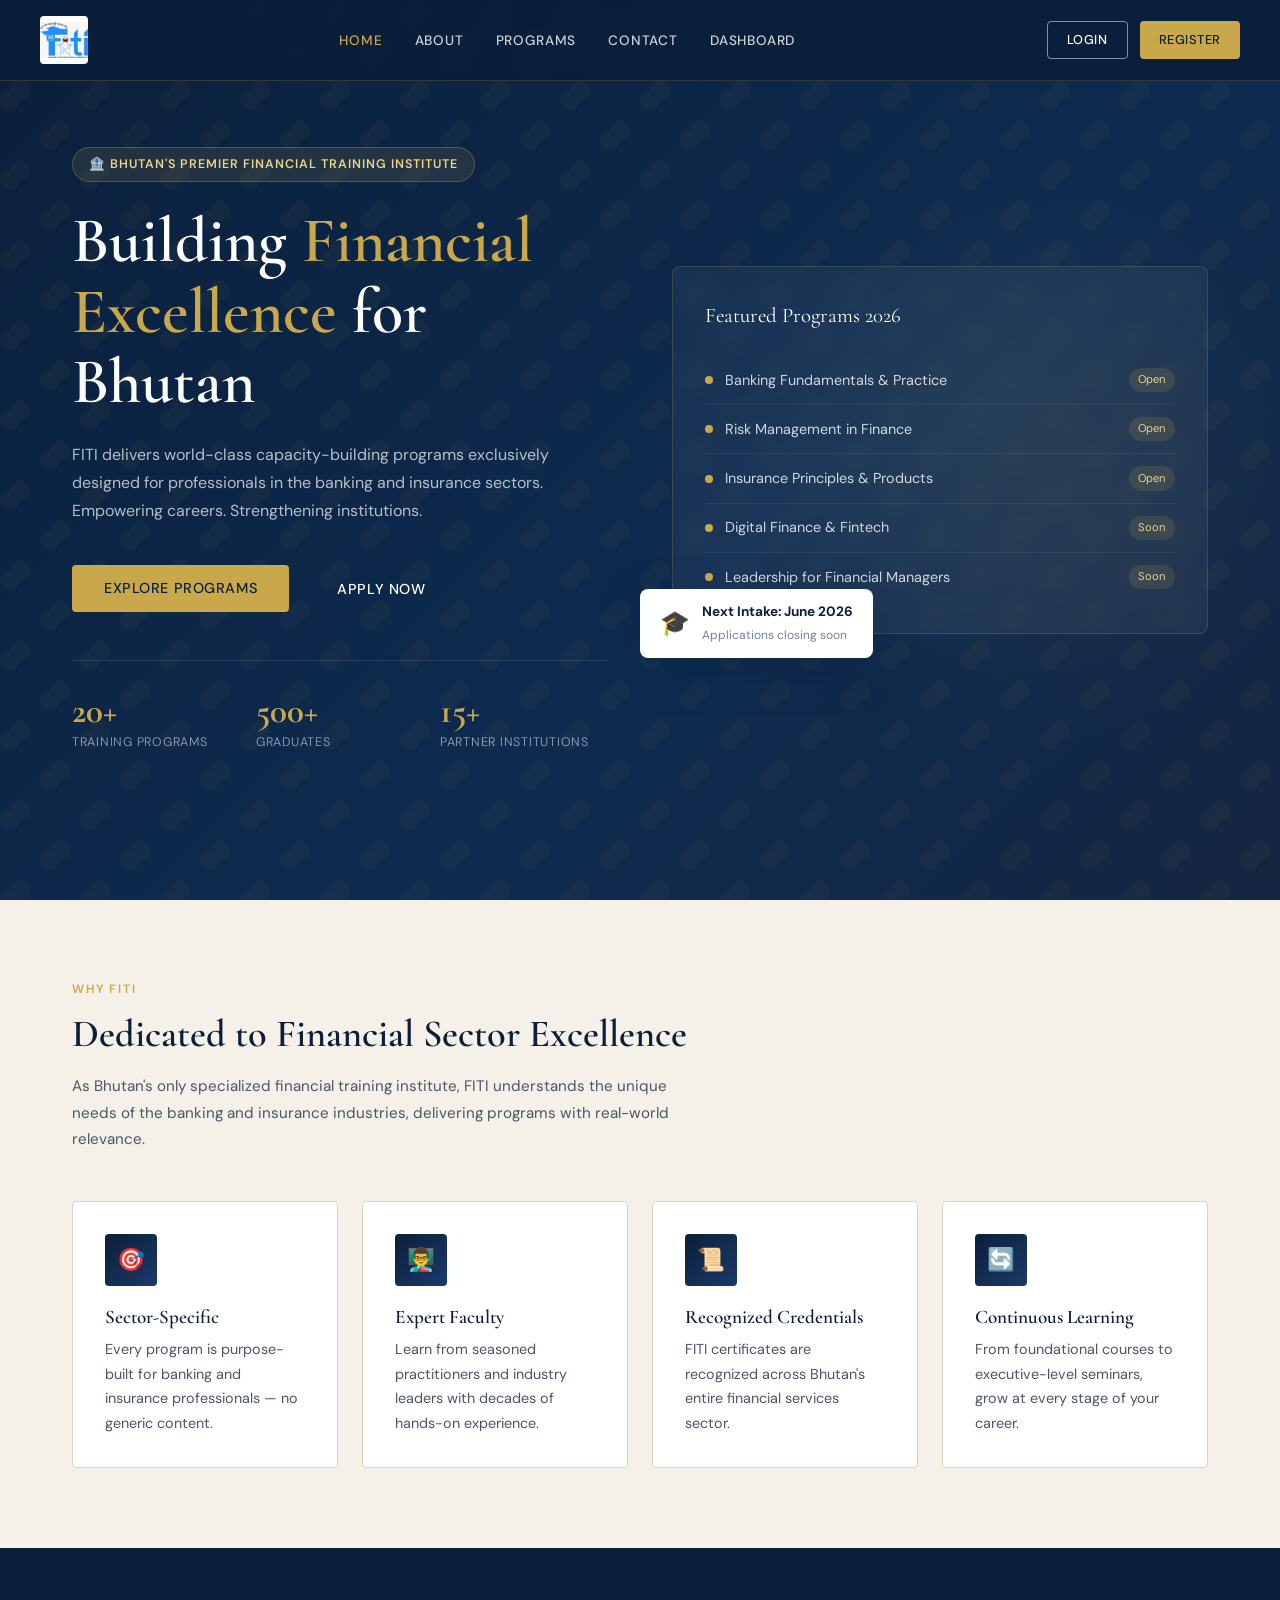
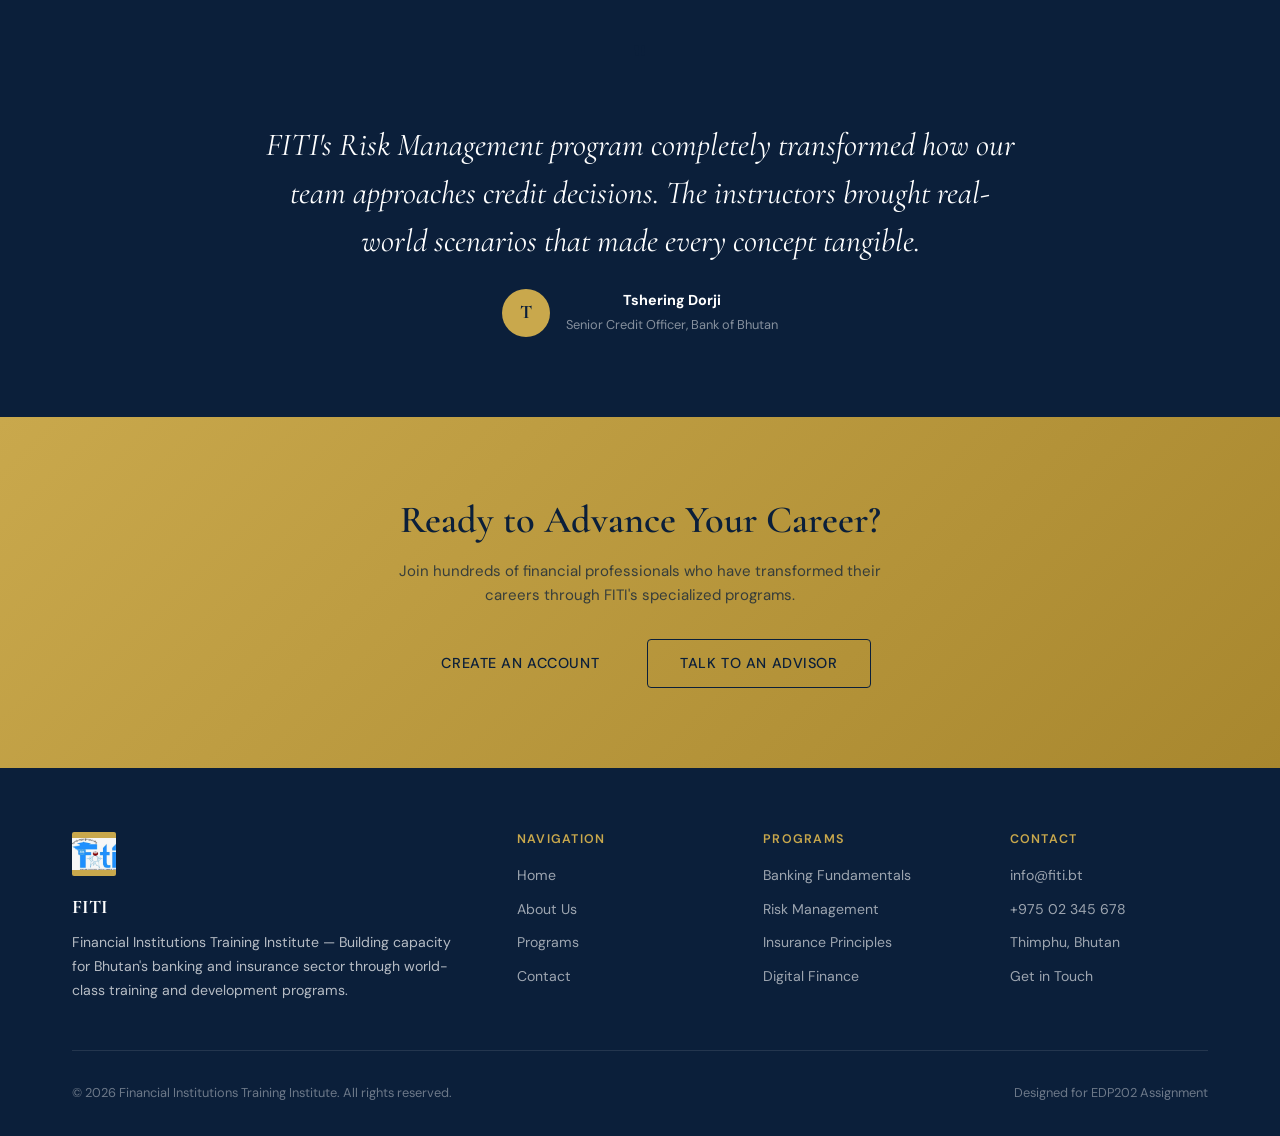
<file: index.html>
<!DOCTYPE html>
<html lang="en">
<head>
  <meta charset="UTF-8" />
  <meta name="viewport" content="width=device-width, initial-scale=1.0" />
  <title>FITI — Financial Institutions Training Institute</title>
  <link rel="stylesheet" href="styles.css" />
  <style>
    /* Hero */
    .hero {
      min-height: 100vh;
      background: linear-gradient(135deg, var(--navy) 0%, #0d2b50 60%, #152540 100%);
      display: flex;
      align-items: center;
      position: relative;
      overflow: hidden;
    }
    .hero::before {
      content: '';
      position: absolute;
      inset: 0;
      background: url("data:image/svg+xml,%3Csvg width='80' height='80' viewBox='0 0 80 80' xmlns='http://www.w3.org/2000/svg'%3E%3Cg fill='none' fill-rule='evenodd'%3E%3Cg fill='%23c9a84c' fill-opacity='0.04'%3E%3Cpath d='M50 50c0-5.523 4.477-10 10-10s10 4.477 10 10-4.477 10-10 10c0 5.523-4.477 10-10 10s-10-4.477-10-10 4.477-10 10-10zM10 10c0-5.523 4.477-10 10-10s10 4.477 10 10-4.477 10-10 10c0 5.523-4.477 10-10 10S0 25.523 0 20s4.477-10 10-10z' /%3E%3C/g%3E%3C/g%3E%3C/svg%3E");
    }
    .hero-deco {
      position: absolute;
      right: -60px; top: 50%;
      transform: translateY(-50%);
      width: 600px; height: 600px;
      border-radius: 50%;
      background: radial-gradient(circle, rgba(201,168,76,.08) 0%, transparent 70%);
      pointer-events: none;
    }
    .hero-inner {
      position: relative;
      max-width: 1200px;
      margin: 0 auto;
      padding: 0 2rem;
      display: grid;
      grid-template-columns: 1fr 1fr;
      gap: 4rem;
      align-items: center;
    }
    .hero-tag {
      display: inline-flex;
      align-items: center;
      gap: .5rem;
      background: rgba(201,168,76,.12);
      border: 1px solid rgba(201,168,76,.3);
      color: var(--gold-lt);
      padding: .4rem 1rem;
      border-radius: 20px;
      font-size: .78rem;
      font-weight: 600;
      letter-spacing: .08em;
      text-transform: uppercase;
      margin-bottom: 1.5rem;
    }
    .hero-title {
      font-size: clamp(2.5rem, 5vw, 4rem);
      color: var(--white);
      line-height: 1.1;
      margin-bottom: 1.5rem;
    }
    .hero-title em {
      color: var(--gold);
      font-style: normal;
    }
    .hero-desc {
      color: rgba(255,255,255,.7);
      font-size: 1rem;
      line-height: 1.75;
      margin-bottom: 2.5rem;
    }
    .hero-actions { display: flex; gap: 1rem; flex-wrap: wrap; }
    .hero-stats {
      display: grid;
      grid-template-columns: repeat(3, 1fr);
      gap: 1rem;
      margin-top: 3rem;
      padding-top: 2rem;
      border-top: 1px solid rgba(255,255,255,.1);
    }
    .hero-stat-num {
      font-family: var(--font-display);
      font-size: 2.2rem;
      font-weight: 700;
      color: var(--gold);
      line-height: 1;
    }
    .hero-stat-label {
      font-size: .78rem;
      color: rgba(255,255,255,.5);
      margin-top: .25rem;
      text-transform: uppercase;
      letter-spacing: .06em;
    }
    .hero-visual {
      position: relative;
    }
    .hero-card {
      background: rgba(255,255,255,.05);
      border: 1px solid rgba(201,168,76,.2);
      backdrop-filter: blur(10px);
      border-radius: 8px;
      padding: 2rem;
    }
    .hero-card-title {
      font-family: var(--font-display);
      font-size: 1.3rem;
      color: var(--white);
      margin-bottom: 1.5rem;
    }
    .program-list { list-style: none; }
    .program-list li {
      display: flex;
      align-items: center;
      gap: .75rem;
      padding: .75rem 0;
      border-bottom: 1px solid rgba(255,255,255,.06);
      color: rgba(255,255,255,.8);
      font-size: .9rem;
    }
    .program-list li:last-child { border-bottom: none; }
    .prog-dot {
      width: 8px; height: 8px;
      border-radius: 50%;
      background: var(--gold);
      flex-shrink: 0;
    }
    .prog-badge {
      margin-left: auto;
      font-size: .7rem;
      background: rgba(201,168,76,.15);
      color: var(--gold-lt);
      padding: .2rem .6rem;
      border-radius: 20px;
    }
    .float-badge {
      position: absolute;
      bottom: -1.5rem; left: -2rem;
      background: var(--white);
      border-radius: 8px;
      padding: .75rem 1.25rem;
      display: flex;
      align-items: center;
      gap: .75rem;
      box-shadow: var(--shadow-lg);
    }
    .float-badge-icon {
      font-size: 1.5rem;
    }
    .float-badge-text strong {
      display: block;
      font-size: .85rem;
      color: var(--navy);
    }
    .float-badge-text span {
      font-size: .75rem;
      color: var(--muted);
    }

    /* Features section */
    .features-grid {
      display: grid;
      grid-template-columns: repeat(auto-fit, minmax(260px, 1fr));
      gap: 1.5rem;
      margin-top: 3rem;
    }

    /* Testimonial */
    .testimonial-section { background: var(--navy); padding: 5rem 0; }
    .testimonial-inner {
      max-width: 760px; margin: 0 auto;
      text-align: center;
    }
    .testimonial-inner blockquote {
      font-family: var(--font-display);
      font-size: clamp(1.3rem, 2.5vw, 2rem);
      color: var(--white);
      line-height: 1.5;
      font-style: italic;
      margin-bottom: 1.5rem;
    }
    .testimonial-author {
      display: flex;
      align-items: center;
      justify-content: center;
      gap: 1rem;
    }
    .author-avatar {
      width: 48px; height: 48px;
      border-radius: 50%;
      background: var(--gold);
      display: flex; align-items: center; justify-content: center;
      font-family: var(--font-display);
      font-size: 1.2rem;
      font-weight: 700;
      color: var(--navy);
    }
    .author-info strong { display: block; color: var(--white); font-size: .9rem; }
    .author-info span { font-size: .8rem; color: rgba(255,255,255,.5); }

    /* CTA section */
    .cta-section {
      background: linear-gradient(135deg, var(--gold) 0%, #a8872e 100%);
      padding: 5rem 0;
      text-align: center;
    }
    .cta-section h2 {
      font-size: clamp(1.8rem, 3vw, 2.5rem);
      color: var(--navy);
      margin-bottom: 1rem;
    }
    .cta-section p { color: rgba(11,31,58,.75); max-width: 500px; margin: 0 auto 2rem; }

    @media (max-width: 800px) {
      .hero-inner { grid-template-columns: 1fr; }
      .hero-visual { display: none; }
      .hero { min-height: auto; padding: 8rem 0 5rem; }
    }
  </style>
</head>
<body>

<div id="navbar-root"></div>

<!-- ── HERO ─────────────────────────────────────────────── -->
<section class="hero">
  <div class="hero-deco"></div>
  <div class="hero-inner">
    <div class="hero-content">
      <div class="hero-tag">🏦 Bhutan's Premier Financial Training Institute</div>
      <h1 class="hero-title">Building <em>Financial Excellence</em> for Bhutan</h1>
      <p class="hero-desc">
        FITI delivers world-class capacity-building programs exclusively designed for professionals in the banking and insurance sectors. Empowering careers. Strengthening institutions.
      </p>
      <div class="hero-actions">
        <a href="programs.html" class="btn btn-primary">Explore Programs</a>
        <button onclick="requireLogin() && (window.location.href='register.html')" class="btn btn-ghost" style="border:none;cursor:pointer">Apply Now</button>
      </div>
      <div class="hero-stats">
        <div>
          <div class="hero-stat-num">20+</div>
          <div class="hero-stat-label">Training Programs</div>
        </div>
        <div>
          <div class="hero-stat-num">500+</div>
          <div class="hero-stat-label">Graduates</div>
        </div>
        <div>
          <div class="hero-stat-num">15+</div>
          <div class="hero-stat-label">Partner Institutions</div>
        </div>
      </div>
    </div>
    <div class="hero-visual">
      <div class="hero-card">
        <div class="hero-card-title">Featured Programs 2026</div>
        <ul class="program-list">
          <li>
            <div class="prog-dot"></div>
            Banking Fundamentals & Practice
            <span class="prog-badge">Open</span>
          </li>
          <li>
            <div class="prog-dot"></div>
            Risk Management in Finance
            <span class="prog-badge">Open</span>
          </li>
          <li>
            <div class="prog-dot"></div>
            Insurance Principles & Products
            <span class="prog-badge">Open</span>
          </li>
          <li>
            <div class="prog-dot"></div>
            Digital Finance & Fintech
            <span class="prog-badge">Soon</span>
          </li>
          <li>
            <div class="prog-dot"></div>
            Leadership for Financial Managers
            <span class="prog-badge">Soon</span>
          </li>
        </ul>
      </div>
      <div class="float-badge">
        <div class="float-badge-icon">🎓</div>
        <div class="float-badge-text">
          <strong>Next Intake: June 2026</strong>
          <span>Applications closing soon</span>
        </div>
      </div>
    </div>
  </div>
</section>

<!-- ── FEATURES ──────────────────────────────────────────── -->
<section class="section">
  <div class="container">
    <div class="section-label">Why FITI</div>
    <h2 class="section-title">Dedicated to Financial Sector Excellence</h2>
    <p class="section-body">
      As Bhutan's only specialized financial training institute, FITI understands the unique needs of the banking and insurance industries, delivering programs with real-world relevance.
    </p>
    <div class="features-grid">
      <div class="card">
        <div class="card-icon">🎯</div>
        <h3 style="font-size:1.2rem;margin-bottom:.5rem">Sector-Specific</h3>
        <p style="color:var(--slate);font-size:.9rem;line-height:1.7">Every program is purpose-built for banking and insurance professionals — no generic content.</p>
      </div>
      <div class="card">
        <div class="card-icon">👨‍🏫</div>
        <h3 style="font-size:1.2rem;margin-bottom:.5rem">Expert Faculty</h3>
        <p style="color:var(--slate);font-size:.9rem;line-height:1.7">Learn from seasoned practitioners and industry leaders with decades of hands-on experience.</p>
      </div>
      <div class="card">
        <div class="card-icon">📜</div>
        <h3 style="font-size:1.2rem;margin-bottom:.5rem">Recognized Credentials</h3>
        <p style="color:var(--slate);font-size:.9rem;line-height:1.7">FITI certificates are recognized across Bhutan's entire financial services sector.</p>
      </div>
      <div class="card">
        <div class="card-icon">🔄</div>
        <h3 style="font-size:1.2rem;margin-bottom:.5rem">Continuous Learning</h3>
        <p style="color:var(--slate);font-size:.9rem;line-height:1.7">From foundational courses to executive-level seminars, grow at every stage of your career.</p>
      </div>
    </div>
  </div>
</section>

<!-- ── TESTIMONIAL ───────────────────────────────────────── -->
<section class="testimonial-section">
  <div class="container">
    <div class="testimonial-inner">
      <div style="font-size:3rem;margin-bottom:1rem;opacity:.4">"</div>
      <blockquote>
        FITI's Risk Management program completely transformed how our team approaches credit decisions. The instructors brought real-world scenarios that made every concept tangible.
      </blockquote>
      <div class="testimonial-author">
        <div class="author-avatar">T</div>
        <div class="author-info">
          <strong>Tshering Dorji</strong>
          <span>Senior Credit Officer, Bank of Bhutan</span>
        </div>
      </div>
    </div>
  </div>
</section>

<!-- ── CTA ───────────────────────────────────────────────── -->
<section class="cta-section">
  <div class="container">
    <h2>Ready to Advance Your Career?</h2>
    <p>Join hundreds of financial professionals who have transformed their careers through FITI's specialized programs.</p>
    <div style="display:flex;gap:1rem;justify-content:center;flex-wrap:wrap">
      <button onclick="requireLogin() && (window.location.href='register.html')" class="btn btn-outline" style="border:none;cursor:pointer">Create an Account</button>
      <a href="contact.html" class="btn btn-outline">Talk to an Advisor</a>
    </div>
  </div>
</section>

<div id="footer-root"></div>

<script src="app.js"></script>
<script src="layout.js"></script>
</body>
</html>
</file>
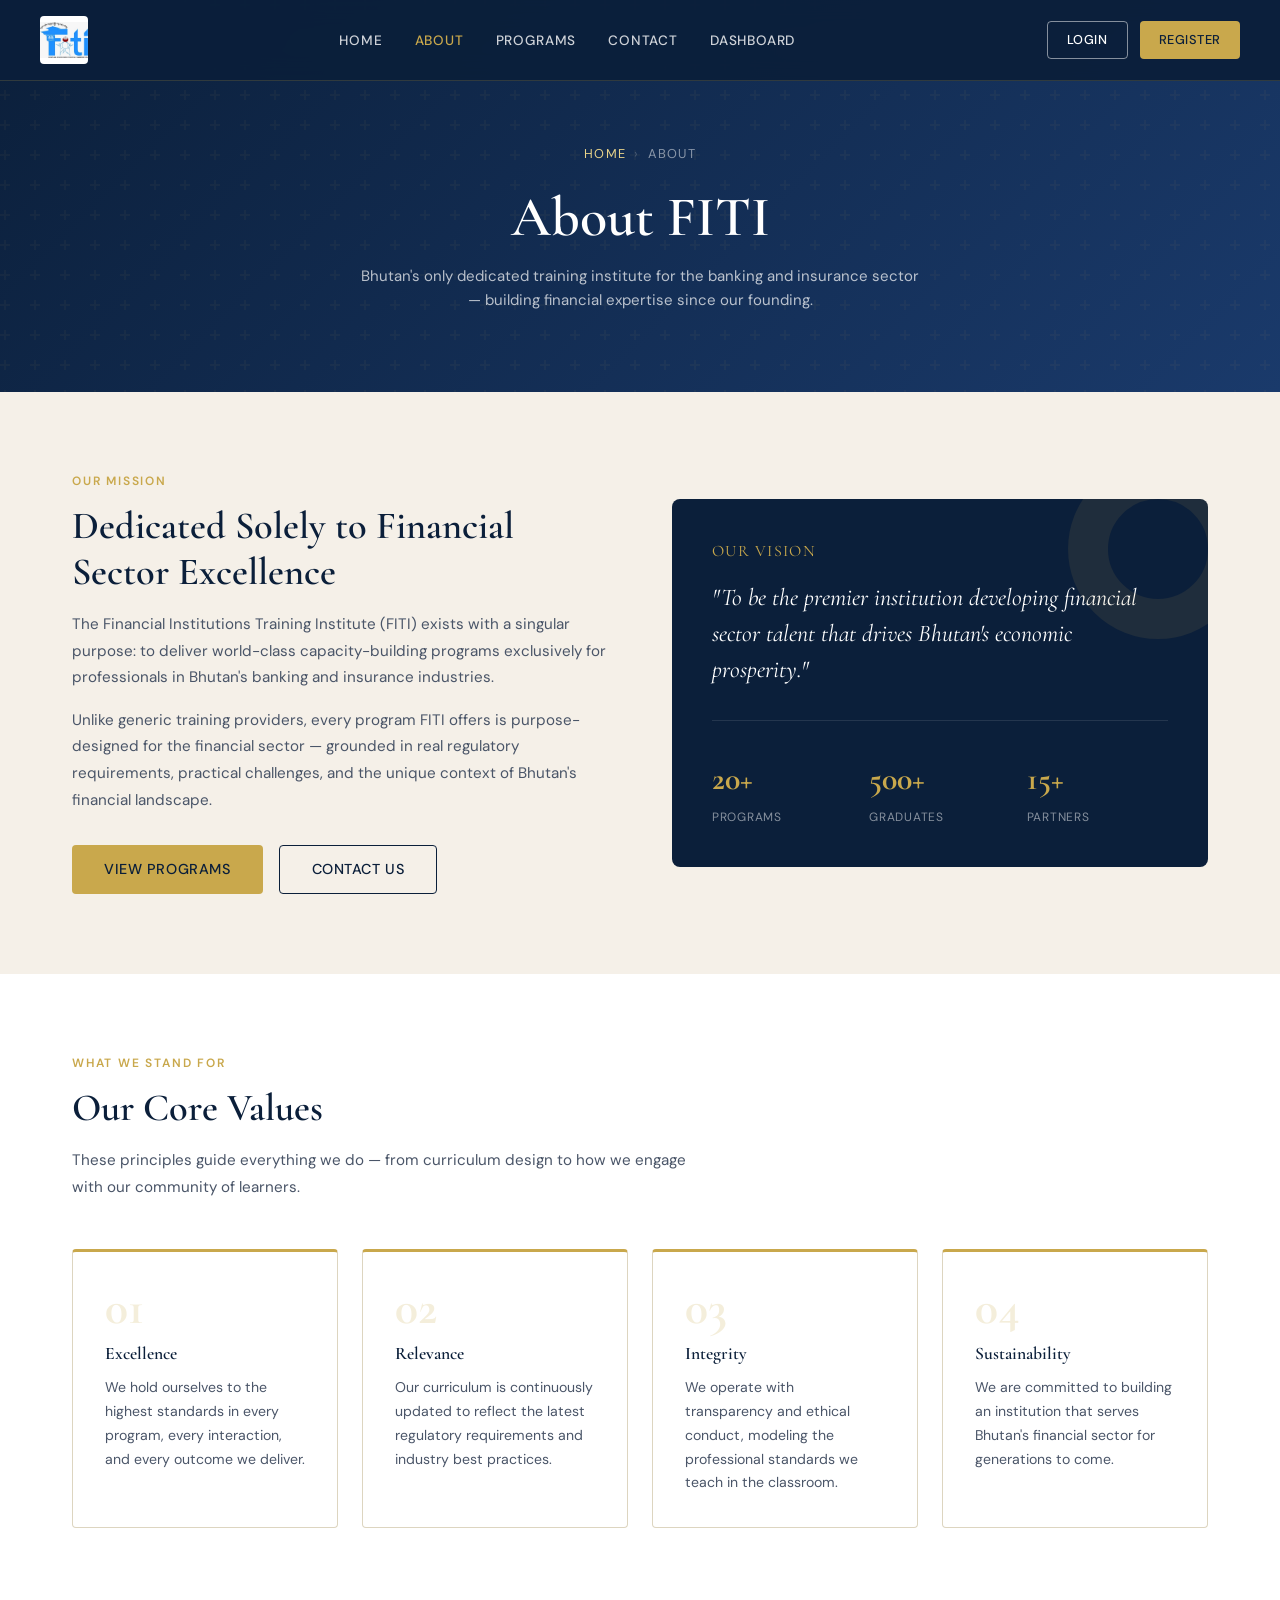
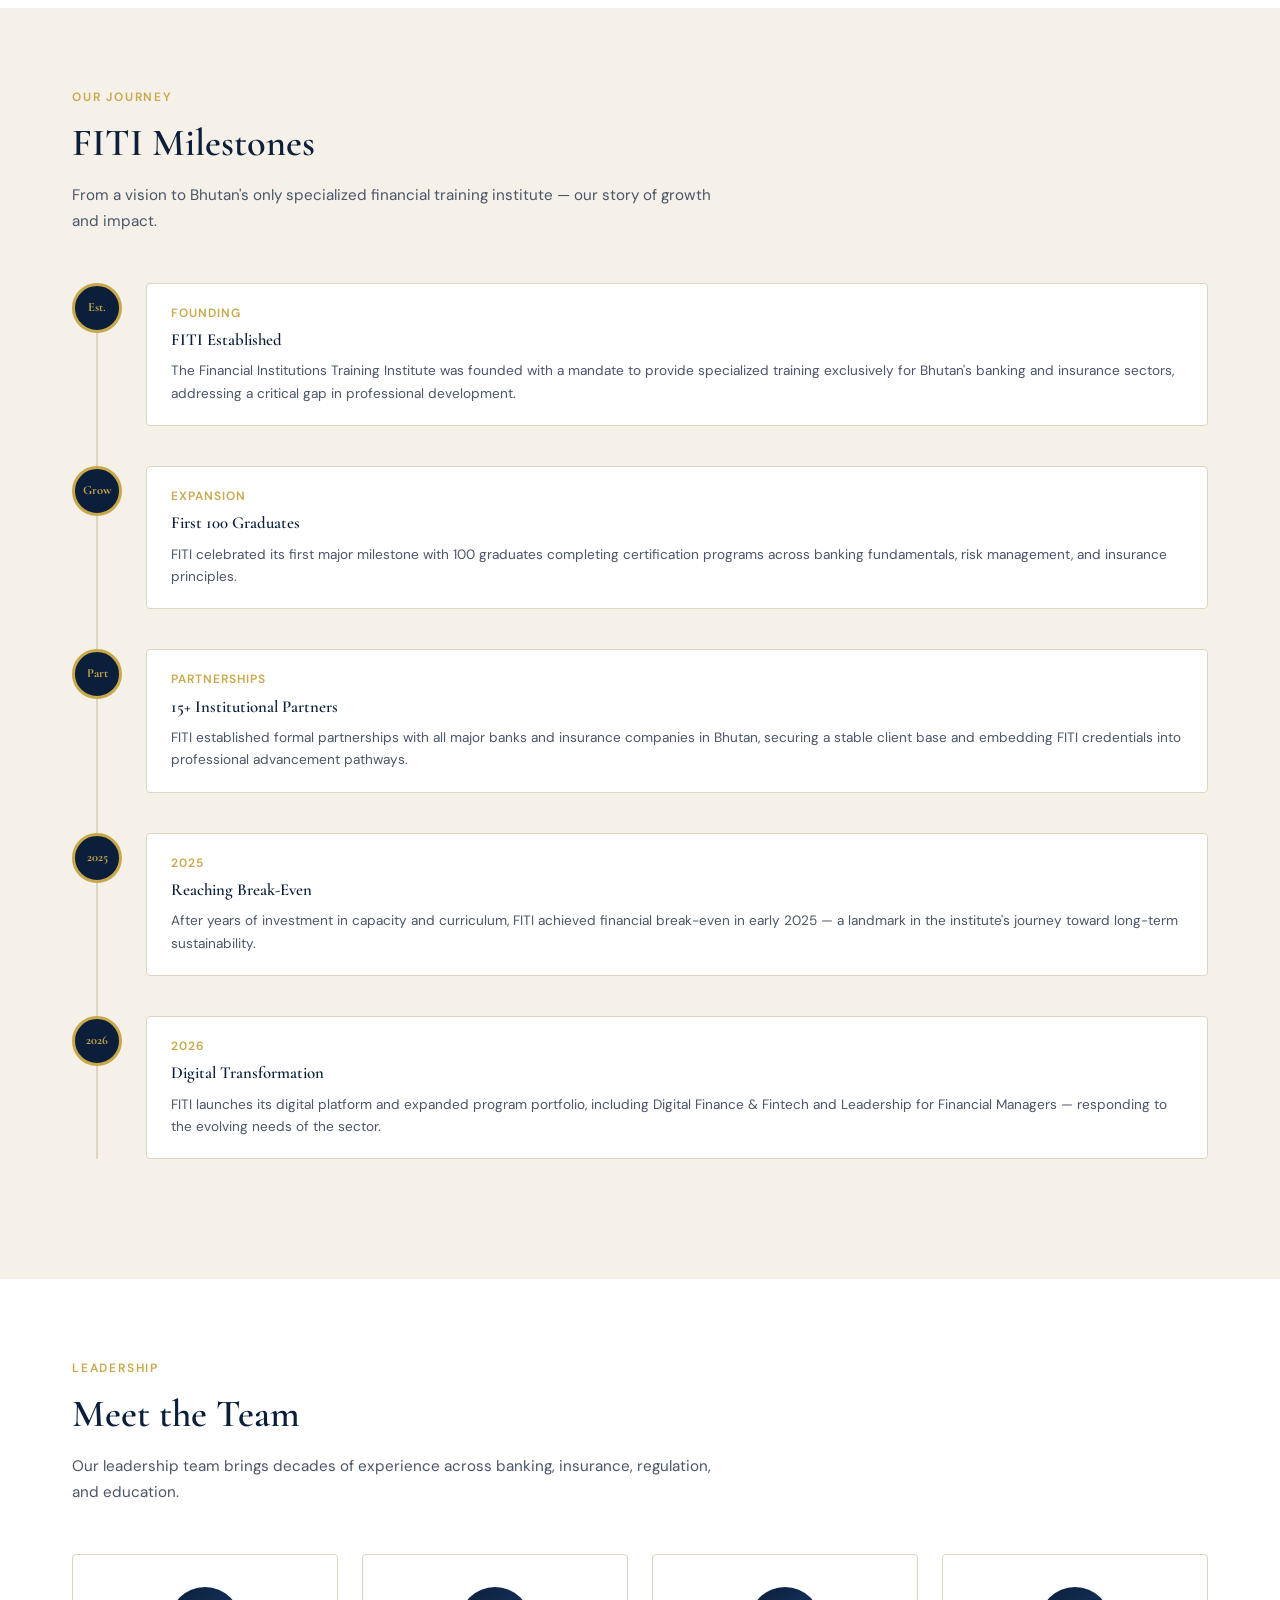
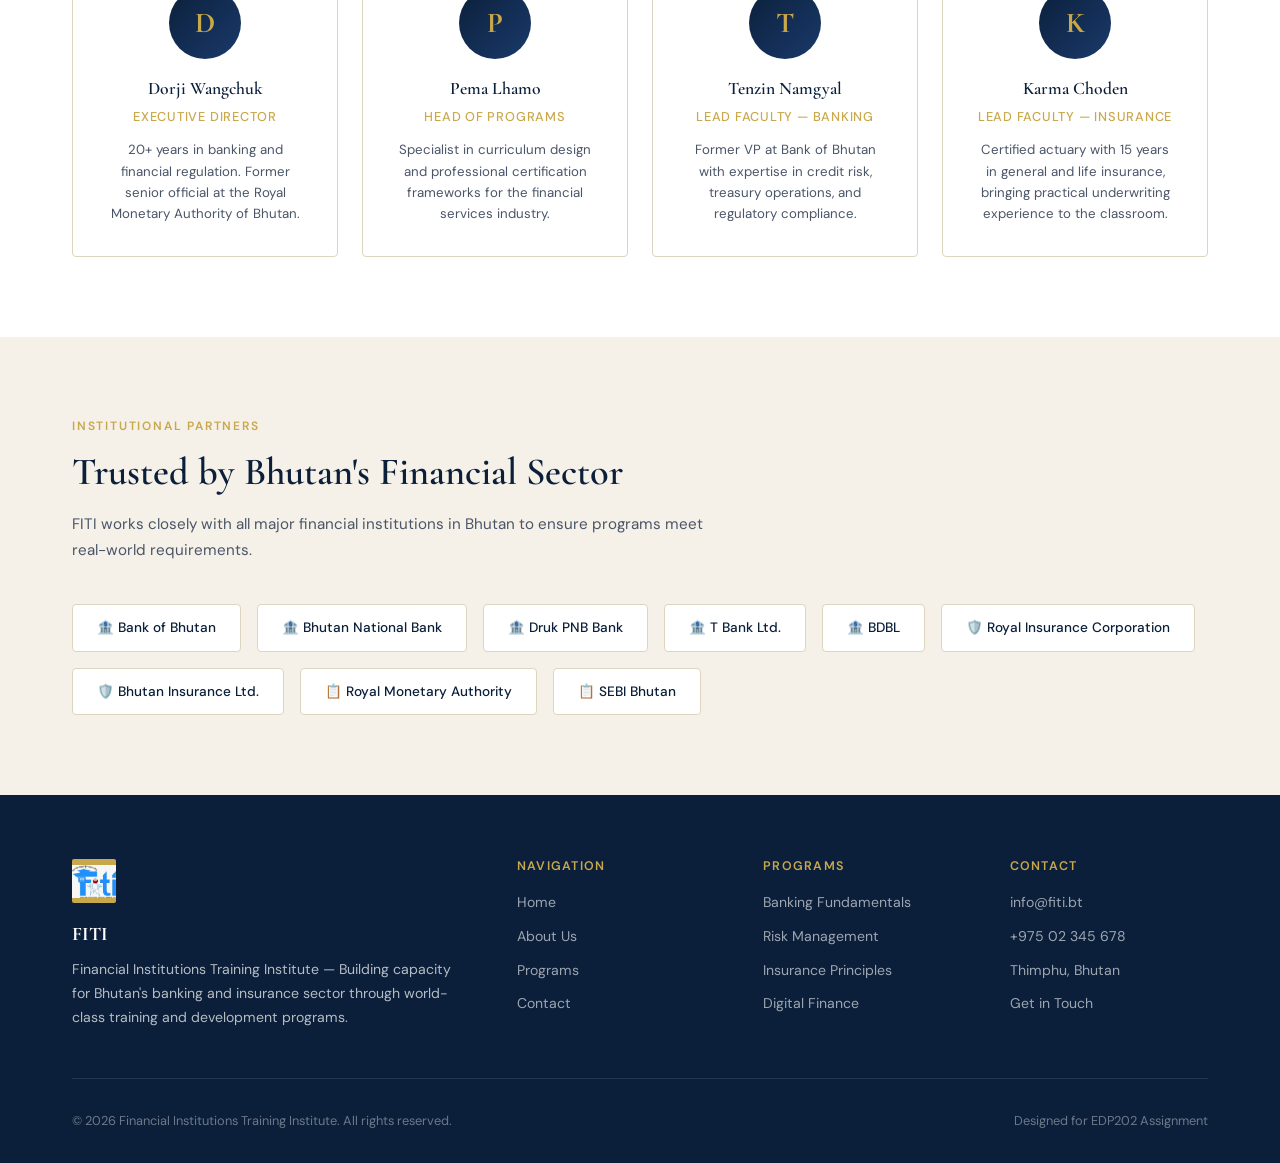
<file: about.html>
<!DOCTYPE html>
<html lang="en">
<head>
  <meta charset="UTF-8" />
  <meta name="viewport" content="width=device-width, initial-scale=1.0" />
  <title>About — FITI</title>
  <link rel="stylesheet" href="styles.css" />
  <style>
    /* Mission section */
    .mission-grid {
      display: grid;
      grid-template-columns: 1fr 1fr;
      gap: 4rem;
      align-items: center;
    }
    .mission-visual {
      position: relative;
    }
    .mission-card {
      background: var(--navy);
      border-radius: 8px;
      padding: 2.5rem;
      position: relative;
      overflow: hidden;
    }
    .mission-card::before {
      content: '';
      position: absolute;
      top: -40px; right: -40px;
      width: 180px; height: 180px;
      border-radius: 50%;
      border: 40px solid rgba(201,168,76,.1);
    }
    .mission-card-title {
      font-family: var(--font-display);
      font-size: 1rem;
      color: var(--gold);
      letter-spacing: .08em;
      text-transform: uppercase;
      margin-bottom: 1rem;
    }
    .mission-card-quote {
      font-family: var(--font-display);
      font-size: 1.5rem;
      color: var(--white);
      line-height: 1.5;
      font-style: italic;
    }
    .stat-row {
      display: grid;
      grid-template-columns: repeat(3, 1fr);
      gap: 1rem;
      margin-top: 2rem;
      padding-top: 2rem;
      border-top: 1px solid rgba(255,255,255,.1);
    }
    .stat-num {
      font-family: var(--font-display);
      font-size: 2rem;
      font-weight: 700;
      color: var(--gold);
    }
    .stat-label {
      font-size: .75rem;
      color: rgba(255,255,255,.5);
      margin-top: .2rem;
      text-transform: uppercase;
      letter-spacing: .06em;
    }

    /* Values */
    .values-grid {
      display: grid;
      grid-template-columns: repeat(auto-fit, minmax(240px, 1fr));
      gap: 1.5rem;
      margin-top: 3rem;
    }
    .value-card {
      background: var(--white);
      border: 1px solid var(--border);
      border-radius: var(--radius);
      padding: 2rem;
      border-top: 3px solid var(--gold);
    }
    .value-number {
      font-family: var(--font-display);
      font-size: 3rem;
      font-weight: 700;
      color: rgba(201,168,76,.2);
      line-height: 1;
      margin-bottom: .5rem;
    }
    .value-title {
      font-size: 1.1rem;
      font-weight: 600;
      color: var(--navy);
      margin-bottom: .5rem;
      font-family: var(--font-display);
    }
    .value-desc {
      font-size: .88rem;
      color: var(--slate);
      line-height: 1.7;
    }

    /* Team */
    .team-grid {
      display: grid;
      grid-template-columns: repeat(auto-fit, minmax(220px, 1fr));
      gap: 1.5rem;
      margin-top: 3rem;
    }
    .team-card {
      background: var(--white);
      border: 1px solid var(--border);
      border-radius: var(--radius);
      padding: 2rem;
      text-align: center;
      transition: transform .25s, box-shadow .25s;
    }
    .team-card:hover { transform: translateY(-4px); box-shadow: var(--shadow); }
    .team-avatar {
      width: 72px; height: 72px;
      border-radius: 50%;
      background: linear-gradient(135deg, var(--navy), #1a3a6b);
      display: flex; align-items: center; justify-content: center;
      font-family: var(--font-display);
      font-size: 1.8rem;
      font-weight: 700;
      color: var(--gold);
      margin: 0 auto 1rem;
    }
    .team-name {
      font-family: var(--font-display);
      font-size: 1.1rem;
      font-weight: 600;
      color: var(--navy);
      margin-bottom: .25rem;
    }
    .team-role {
      font-size: .8rem;
      color: var(--gold);
      text-transform: uppercase;
      letter-spacing: .06em;
      font-weight: 500;
    }
    .team-bio {
      font-size: .83rem;
      color: var(--slate);
      margin-top: .75rem;
      line-height: 1.6;
    }

    /* Timeline */
    .timeline { margin-top: 3rem; position: relative; }
    .timeline::before {
      content: '';
      position: absolute;
      left: 24px; top: 0; bottom: 0;
      width: 2px;
      background: var(--border);
    }
    .timeline-item {
      display: flex;
      gap: 1.5rem;
      margin-bottom: 2.5rem;
      position: relative;
    }
    .timeline-dot {
      width: 50px; height: 50px;
      border-radius: 50%;
      background: var(--navy);
      border: 3px solid var(--gold);
      display: flex; align-items: center; justify-content: center;
      font-family: var(--font-display);
      font-size: .78rem;
      font-weight: 700;
      color: var(--gold);
      flex-shrink: 0;
      z-index: 1;
    }
    .timeline-content {
      background: var(--white);
      border: 1px solid var(--border);
      border-radius: var(--radius);
      padding: 1.25rem 1.5rem;
      flex: 1;
    }
    .timeline-year {
      font-size: .75rem;
      font-weight: 600;
      color: var(--gold);
      text-transform: uppercase;
      letter-spacing: .08em;
      margin-bottom: .25rem;
    }
    .timeline-title {
      font-family: var(--font-display);
      font-size: 1.05rem;
      font-weight: 600;
      color: var(--navy);
      margin-bottom: .4rem;
    }
    .timeline-text {
      font-size: .85rem;
      color: var(--slate);
      line-height: 1.65;
    }

    /* Partners */
    .partners-row {
      display: flex;
      flex-wrap: wrap;
      gap: 1rem;
      margin-top: 2.5rem;
    }
    .partner-chip {
      background: var(--white);
      border: 1px solid var(--border);
      border-radius: var(--radius);
      padding: .75rem 1.5rem;
      font-size: .85rem;
      font-weight: 500;
      color: var(--navy);
      transition: border-color .2s, background .2s;
    }
    .partner-chip:hover { border-color: var(--gold); background: rgba(201,168,76,.05); }

    @media (max-width: 800px) {
      .mission-grid { grid-template-columns: 1fr; }
    }
  </style>
</head>
<body>

<div id="navbar-root"></div>

<!-- Page Hero -->
<section class="page-hero">
  <div class="container">
    <div class="page-hero-inner">
      <div class="breadcrumb">
        <a href="index.html">Home</a>
        <span class="breadcrumb-sep">›</span>
        <span>About</span>
      </div>
      <h1>About FITI</h1>
      <p>Bhutan's only dedicated training institute for the banking and insurance sector — building financial expertise since our founding.</p>
    </div>
  </div>
</section>

<!-- Mission -->
<section class="section">
  <div class="container">
    <div class="mission-grid">
      <div>
        <div class="section-label">Our Mission</div>
        <h2 class="section-title">Dedicated Solely to Financial Sector Excellence</h2>
        <p class="section-body">
          The Financial Institutions Training Institute (FITI) exists with a singular purpose: to deliver world-class capacity-building programs exclusively for professionals in Bhutan's banking and insurance industries.
        </p>
        <p style="color:var(--slate);font-size:.95rem;line-height:1.75;margin-top:1rem">
          Unlike generic training providers, every program FITI offers is purpose-designed for the financial sector — grounded in real regulatory requirements, practical challenges, and the unique context of Bhutan's financial landscape.
        </p>
        <div style="display:flex;gap:1rem;margin-top:2rem;flex-wrap:wrap">
          <a href="programs.html" class="btn btn-primary">View Programs</a>
          <a href="contact.html" class="btn btn-outline">Contact Us</a>
        </div>
      </div>
      <div class="mission-visual">
        <div class="mission-card">
          <div class="mission-card-title">Our Vision</div>
          <div class="mission-card-quote">
            "To be the premier institution developing financial sector talent that drives Bhutan's economic prosperity."
          </div>
          <div class="stat-row">
            <div>
              <div class="stat-num">20+</div>
              <div class="stat-label">Programs</div>
            </div>
            <div>
              <div class="stat-num">500+</div>
              <div class="stat-label">Graduates</div>
            </div>
            <div>
              <div class="stat-num">15+</div>
              <div class="stat-label">Partners</div>
            </div>
          </div>
        </div>
      </div>
    </div>
  </div>
</section>

<!-- Values -->
<section class="section section-alt">
  <div class="container">
    <div class="section-label">What We Stand For</div>
    <h2 class="section-title">Our Core Values</h2>
    <p class="section-body">These principles guide everything we do — from curriculum design to how we engage with our community of learners.</p>
    <div class="values-grid">
      <div class="value-card">
        <div class="value-number">01</div>
        <div class="value-title">Excellence</div>
        <p class="value-desc">We hold ourselves to the highest standards in every program, every interaction, and every outcome we deliver.</p>
      </div>
      <div class="value-card">
        <div class="value-number">02</div>
        <div class="value-title">Relevance</div>
        <p class="value-desc">Our curriculum is continuously updated to reflect the latest regulatory requirements and industry best practices.</p>
      </div>
      <div class="value-card">
        <div class="value-number">03</div>
        <div class="value-title">Integrity</div>
        <p class="value-desc">We operate with transparency and ethical conduct, modeling the professional standards we teach in the classroom.</p>
      </div>
      <div class="value-card">
        <div class="value-number">04</div>
        <div class="value-title">Sustainability</div>
        <p class="value-desc">We are committed to building an institution that serves Bhutan's financial sector for generations to come.</p>
      </div>
    </div>
  </div>
</section>

<!-- History / Timeline -->
<section class="section">
  <div class="container">
    <div class="section-label">Our Journey</div>
    <h2 class="section-title">FITI Milestones</h2>
    <p class="section-body">From a vision to Bhutan's only specialized financial training institute — our story of growth and impact.</p>
    <div class="timeline">
      <div class="timeline-item">
        <div class="timeline-dot">Est.</div>
        <div class="timeline-content">
          <div class="timeline-year">Founding</div>
          <div class="timeline-title">FITI Established</div>
          <p class="timeline-text">The Financial Institutions Training Institute was founded with a mandate to provide specialized training exclusively for Bhutan's banking and insurance sectors, addressing a critical gap in professional development.</p>
        </div>
      </div>
      <div class="timeline-item">
        <div class="timeline-dot">Grow</div>
        <div class="timeline-content">
          <div class="timeline-year">Expansion</div>
          <div class="timeline-title">First 100 Graduates</div>
          <p class="timeline-text">FITI celebrated its first major milestone with 100 graduates completing certification programs across banking fundamentals, risk management, and insurance principles.</p>
        </div>
      </div>
      <div class="timeline-item">
        <div class="timeline-dot">Part</div>
        <div class="timeline-content">
          <div class="timeline-year">Partnerships</div>
          <div class="timeline-title">15+ Institutional Partners</div>
          <p class="timeline-text">FITI established formal partnerships with all major banks and insurance companies in Bhutan, securing a stable client base and embedding FITI credentials into professional advancement pathways.</p>
        </div>
      </div>
      <div class="timeline-item">
        <div class="timeline-dot">2025</div>
        <div class="timeline-content">
          <div class="timeline-year">2025</div>
          <div class="timeline-title">Reaching Break-Even</div>
          <p class="timeline-text">After years of investment in capacity and curriculum, FITI achieved financial break-even in early 2025 — a landmark in the institute's journey toward long-term sustainability.</p>
        </div>
      </div>
      <div class="timeline-item">
        <div class="timeline-dot">2026</div>
        <div class="timeline-content">
          <div class="timeline-year">2026</div>
          <div class="timeline-title">Digital Transformation</div>
          <p class="timeline-text">FITI launches its digital platform and expanded program portfolio, including Digital Finance & Fintech and Leadership for Financial Managers — responding to the evolving needs of the sector.</p>
        </div>
      </div>
    </div>
  </div>
</section>

<!-- Team -->
<section class="section section-alt">
  <div class="container">
    <div class="section-label">Leadership</div>
    <h2 class="section-title">Meet the Team</h2>
    <p class="section-body">Our leadership team brings decades of experience across banking, insurance, regulation, and education.</p>
    <div class="team-grid">
      <div class="team-card">
        <div class="team-avatar">D</div>
        <div class="team-name">Dorji Wangchuk</div>
        <div class="team-role">Executive Director</div>
        <p class="team-bio">20+ years in banking and financial regulation. Former senior official at the Royal Monetary Authority of Bhutan.</p>
      </div>
      <div class="team-card">
        <div class="team-avatar">P</div>
        <div class="team-name">Pema Lhamo</div>
        <div class="team-role">Head of Programs</div>
        <p class="team-bio">Specialist in curriculum design and professional certification frameworks for the financial services industry.</p>
      </div>
      <div class="team-card">
        <div class="team-avatar">T</div>
        <div class="team-name">Tenzin Namgyal</div>
        <div class="team-role">Lead Faculty — Banking</div>
        <p class="team-bio">Former VP at Bank of Bhutan with expertise in credit risk, treasury operations, and regulatory compliance.</p>
      </div>
      <div class="team-card">
        <div class="team-avatar">K</div>
        <div class="team-name">Karma Choden</div>
        <div class="team-role">Lead Faculty — Insurance</div>
        <p class="team-bio">Certified actuary with 15 years in general and life insurance, bringing practical underwriting experience to the classroom.</p>
      </div>
    </div>
  </div>
</section>

<!-- Partners -->
<section class="section">
  <div class="container">
    <div class="section-label">Institutional Partners</div>
    <h2 class="section-title">Trusted by Bhutan's Financial Sector</h2>
    <p class="section-body">FITI works closely with all major financial institutions in Bhutan to ensure programs meet real-world requirements.</p>
    <div class="partners-row">
      <div class="partner-chip">🏦 Bank of Bhutan</div>
      <div class="partner-chip">🏦 Bhutan National Bank</div>
      <div class="partner-chip">🏦 Druk PNB Bank</div>
      <div class="partner-chip">🏦 T Bank Ltd.</div>
      <div class="partner-chip">🏦 BDBL</div>
      <div class="partner-chip">🛡️ Royal Insurance Corporation</div>
      <div class="partner-chip">🛡️ Bhutan Insurance Ltd.</div>
      <div class="partner-chip">📋 Royal Monetary Authority</div>
      <div class="partner-chip">📋 SEBI Bhutan</div>
    </div>
  </div>
</section>

<div id="footer-root"></div>

<script src="app.js"></script>
<script src="layout.js"></script>
</body>
</html>
</file>
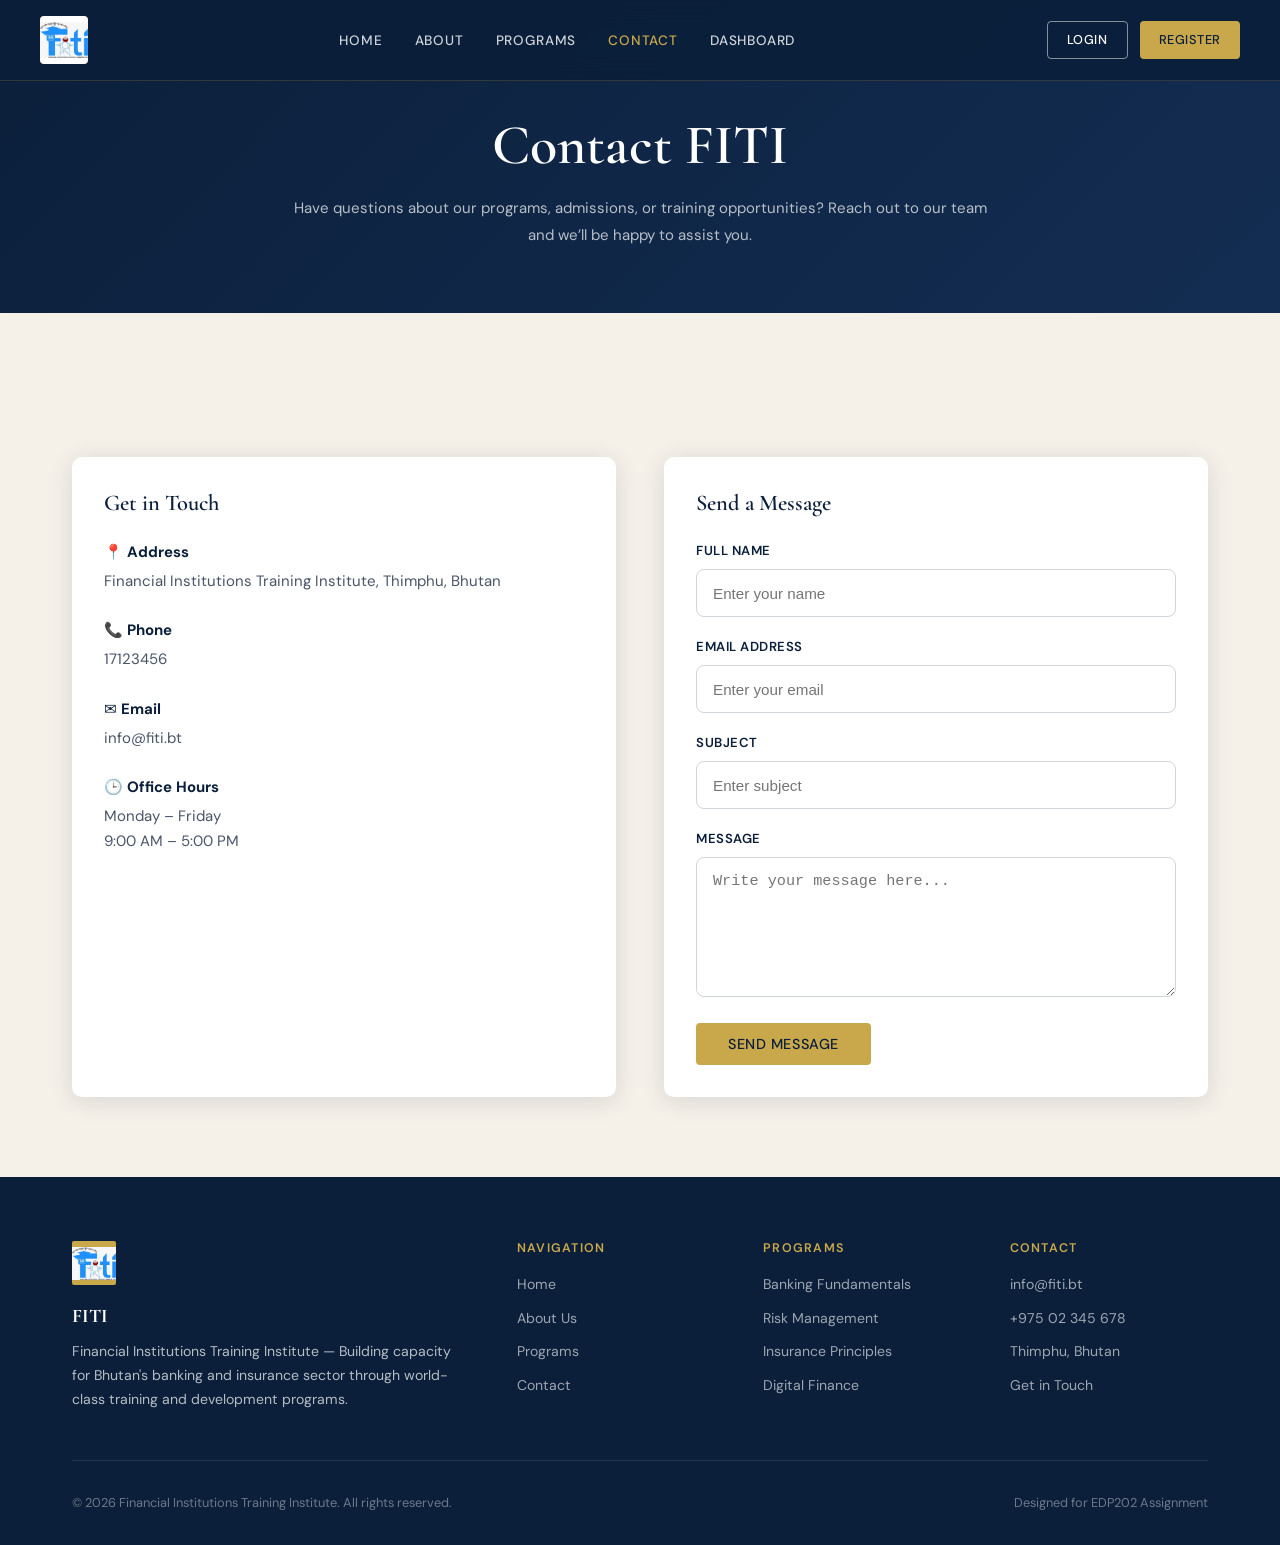
<file: contact.html>
<!DOCTYPE html>
<html lang="en">
<head>
  <meta charset="UTF-8" />
  <meta name="viewport" content="width=device-width, initial-scale=1.0" />
  <title>Contact Us — FITI</title>
  <link rel="stylesheet" href="styles.css" />

  <style>
    .contact-hero {
      background: linear-gradient(135deg, var(--navy) 0%, #132d52 100%);
      padding: 7rem 0 4rem;
      color: var(--white);
      text-align: center;
    }

    .contact-hero h1 {
      font-size: clamp(2rem, 5vw, 3.5rem);
      margin-bottom: 1rem;
    }

    .contact-hero p {
      color: rgba(255,255,255,.7);
      max-width: 700px;
      margin: 0 auto;
      line-height: 1.8;
    }

    .contact-wrapper {
      display: grid;
      grid-template-columns: 1fr 1fr;
      gap: 3rem;
      margin-top: 4rem;
    }

    .contact-info {
      background: var(--white);
      padding: 2rem;
      border-radius: 10px;
      box-shadow: var(--shadow);
    }

    .contact-info h2 {
      margin-bottom: 1.5rem;
      color: var(--navy);
    }

    .info-item {
      margin-bottom: 1.5rem;
    }

    .info-item strong {
      display: block;
      margin-bottom: .3rem;
      color: var(--navy);
    }

    .info-item span {
      color: var(--slate);
      line-height: 1.7;
    }

    .contact-form {
      background: var(--white);
      padding: 2rem;
      border-radius: 10px;
      box-shadow: var(--shadow);
    }

    .contact-form h2 {
      margin-bottom: 1.5rem;
      color: var(--navy);
    }

    .form-group {
      margin-bottom: 1.2rem;
    }

    .form-group label {
      display: block;
      margin-bottom: .5rem;
      font-weight: 600;
      color: var(--navy);
    }

    .form-group input,
    .form-group textarea {
      width: 100%;
      padding: .9rem 1rem;
      border: 1px solid #d1d5db;
      border-radius: 8px;
      font-size: .95rem;
      outline: none;
    }

    .form-group textarea {
      resize: vertical;
      min-height: 140px;
    }

    .form-group input:focus,
    .form-group textarea:focus {
      border-color: var(--gold);
    }

    @media (max-width: 800px) {
      .contact-wrapper {
        grid-template-columns: 1fr;
      }
    }
  </style>
</head>

<body>

<div id="navbar-root"></div>

<!-- HERO -->
<section class="contact-hero">
  <div class="container">
    <h1>Contact FITI</h1>
    <p>
      Have questions about our programs, admissions, or training opportunities? Reach out to our team and we’ll be happy to assist you.
    </p>
  </div>
</section>

<!-- CONTACT SECTION -->
<section class="section">
  <div class="container">

    <div class="contact-wrapper">

      <!-- CONTACT INFO -->
      <div class="contact-info">
        <h2>Get in Touch</h2>

        <div class="info-item">
          <strong>📍 Address</strong>
          <span>Financial Institutions Training Institute, Thimphu, Bhutan</span>
        </div>

        <div class="info-item">
          <strong>📞 Phone</strong>
          <span>17123456</span>
        </div>

        <div class="info-item">
          <strong>✉️ Email</strong>
          <span>info@fiti.bt</span>
        </div>

        <div class="info-item">
          <strong>🕒 Office Hours</strong>
          <span>Monday – Friday<br>9:00 AM – 5:00 PM</span>
        </div>
      </div>

      <!-- FORM -->
      <div class="contact-form">
        <h2>Send a Message</h2>

        <form>
          <div class="form-group">
            <label>Full Name</label>
            <input type="text" placeholder="Enter your name" />
          </div>

          <div class="form-group">
            <label>Email Address</label>
            <input type="email" placeholder="Enter your email" />
          </div>

          <div class="form-group">
            <label>Subject</label>
            <input type="text" placeholder="Enter subject" />
          </div>

          <div class="form-group">
            <label>Message</label>
            <textarea placeholder="Write your message here..."></textarea>
          </div>

          <button type="submit" class="btn btn-primary">
            Send Message
          </button>
        </form>
      </div>

    </div>

  </div>
</section>

<div id="footer-root"></div>

<script src="app.js"></script>
<script src="layout.js"></script>

</body>
</html>
</file>
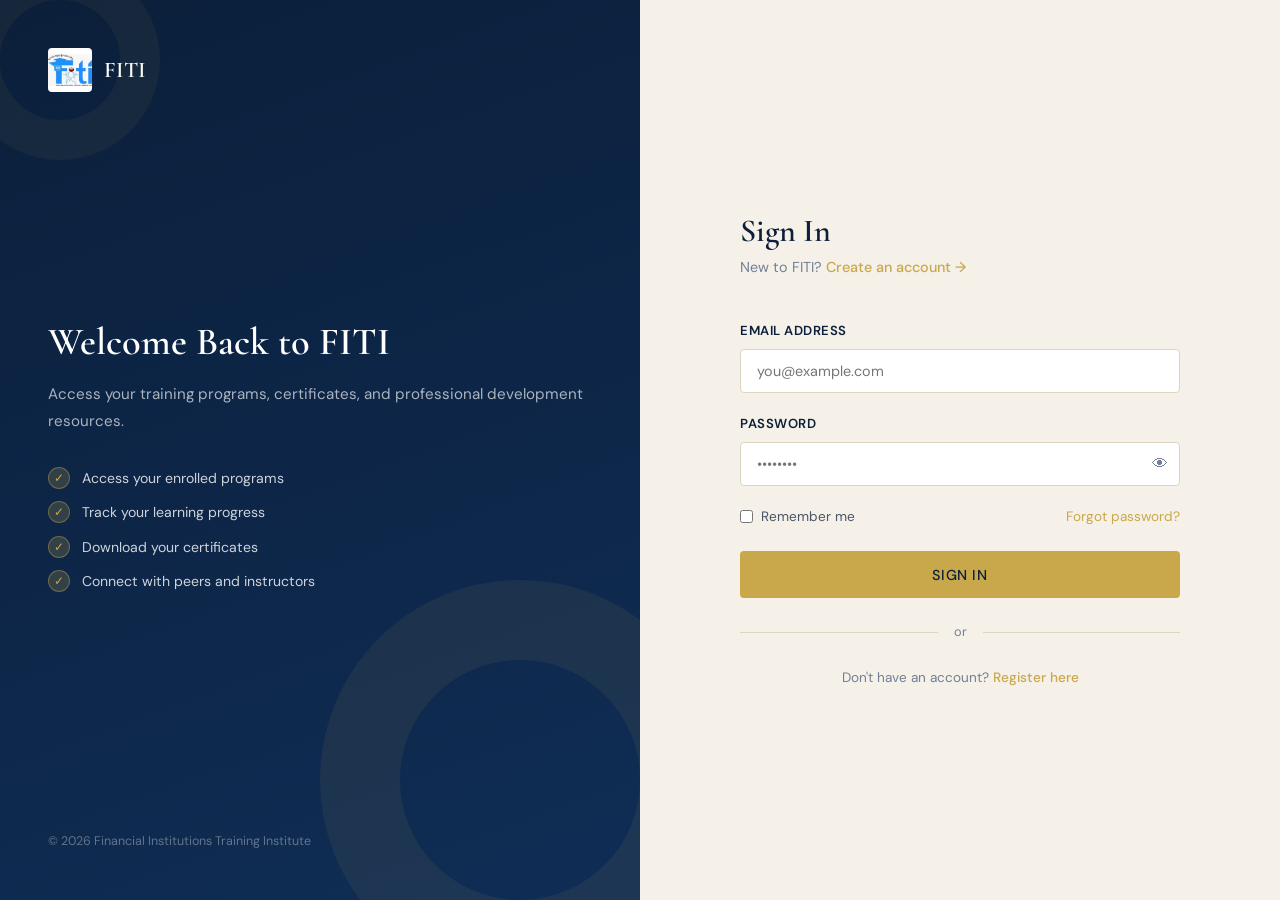
<file: dashboard.html>
<!doctype html>
<html lang="en">
  <head>
    <meta charset="UTF-8" />
    <meta name="viewport" content="width=device-width, initial-scale=1.0" />
    <title>Dashboard — FITI</title>
    <link rel="stylesheet" href="styles.css" />

    <style>
      .dashboard-hero {
        background: linear-gradient(135deg, var(--navy) 0%, #132d52 100%);
        padding: 7rem 0 4rem;
        color: var(--white);
      }

      .dashboard-hero h1 {
        font-size: clamp(2rem, 5vw, 3.5rem);
        margin-bottom: 1rem;
      }

      .dashboard-hero p {
        color: rgba(255, 255, 255, 0.7);
        max-width: 700px;
        line-height: 1.8;
      }

      .dashboard-grid {
        display: grid;
        grid-template-columns: repeat(auto-fit, minmax(260px, 1fr));
        gap: 1.5rem;
        margin-top: 3rem;
      }

      .dashboard-card {
        background: var(--white);
        border-radius: 10px;
        padding: 2rem;
        box-shadow: var(--shadow);
        transition: 0.3s ease;
      }

      .dashboard-card:hover {
        transform: translateY(-5px);
        box-shadow: var(--shadow-lg);
      }

      .dashboard-card-icon {
        width: 60px;
        height: 60px;
        border-radius: 12px;
        background: rgba(201, 168, 76, 0.12);
        display: flex;
        align-items: center;
        justify-content: center;
        font-size: 1.7rem;
        margin-bottom: 1rem;
      }

      .dashboard-card h3 {
        margin-bottom: 0.75rem;
        color: var(--navy);
        font-size: 1.2rem;
      }

      .dashboard-card p {
        color: var(--slate);
        line-height: 1.7;
        font-size: 0.92rem;
      }

      .quick-actions {
        margin-top: 4rem;
        background: #f8f9fc;
        border-radius: 12px;
        padding: 2rem;
      }

      .quick-actions h2 {
        margin-bottom: 1.5rem;
        color: var(--navy);
      }

      .action-buttons {
        display: flex;
        gap: 1rem;
        flex-wrap: wrap;
      }

      .activity-list {
        margin-top: 4rem;
      }

      .activity-item {
        display: flex;
        gap: 1rem;
        padding: 1rem 0;
        border-bottom: 1px solid #e5e7eb;
      }

      .activity-icon {
        width: 45px;
        height: 45px;
        border-radius: 50%;
        background: rgba(201, 168, 76, 0.12);
        display: flex;
        align-items: center;
        justify-content: center;
        font-size: 1.1rem;
        flex-shrink: 0;
      }

      .activity-content strong {
        display: block;
        color: var(--navy);
        margin-bottom: 0.2rem;
      }

      .activity-content span {
        font-size: 0.85rem;
        color: var(--muted);
      }
    </style>
  </head>

  <body>
    <div id="navbar-root"></div>

    <!-- HERO -->
    <section class="dashboard-hero">
      <div class="container">
        <h1>Student Dashboard</h1>
        <p>
          Welcome to the FITI student portal. Access your enrolled programs,
          training progress, certificates, announcements, and more.
        </p>
      </div>
    </section>

    <!-- DASHBOARD -->
    <section class="section">
      <div class="container">
        <div class="dashboard-grid">
          <div class="dashboard-card">
            <div class="dashboard-card-icon">📚</div>
            <h3>My Programs</h3>
            <p>
              View all your enrolled training programs and monitor your academic
              progress.
            </p>
          </div>

          <div class="dashboard-card">
            <div class="dashboard-card-icon">📝</div>
            <h3>Assignments</h3>
            <p>
              Access assignments, quizzes, and practical exercises uploaded by
              instructors.
            </p>
          </div>

          <div class="dashboard-card">
            <div class="dashboard-card-icon">📜</div>
            <h3>Certificates</h3>
            <p>
              Download your FITI certificates and completion records securely
              online.
            </p>
          </div>

          <div class="dashboard-card">
            <div class="dashboard-card-icon">📢</div>
            <h3>Announcements</h3>
            <p>
              Stay updated with important notices, schedules, and upcoming
              workshops.
            </p>
          </div>
        </div>

        <!-- QUICK ACTIONS -->
        <div class="quick-actions">
          <h2>Quick Actions</h2>

          <div class="action-buttons">
            <a href="programs.html" class="btn btn-primary">Browse Programs</a>
            <a href="programs.html" class="btn btn-outline">Register Course</a>
            <a href="contact.html" class="btn btn-outline">Contact Support</a>
          </div>
        </div>

        <!-- RECENT ACTIVITY -->
        <div class="activity-list">
          <h2 class="section-title" style="margin-bottom: 2rem">
            Recent Activity
          </h2>

          <div class="activity-item">
            <div class="activity-icon">✅</div>
            <div class="activity-content">
              <strong>Risk Management Module Completed</strong>
              <span>Completed on May 10, 2026</span>
            </div>
          </div>

          <div class="activity-item">
            <div class="activity-icon">📅</div>
            <div class="activity-content">
              <strong>Upcoming Workshop: Digital Banking</strong>
              <span>Scheduled for June 2, 2026</span>
            </div>
          </div>

          <div class="activity-item">
            <div class="activity-icon">📄</div>
            <div class="activity-content">
              <strong>Certificate Available</strong>
              <span>Banking Fundamentals certificate ready for download</span>
            </div>
          </div>
        </div>
      </div>
    </section>

    <div id="footer-root"></div>

    <script src="app.js"></script>
    <script src="layout.js"></script>
    <script>
      document.addEventListener("DOMContentLoaded", () => {
        // Redirect to login if not authenticated
        if (!Auth.isLoggedIn()) {
          window.location.href = "login.html";
          return;
        }
      });
    </script>
  </body>
</html>
</file>
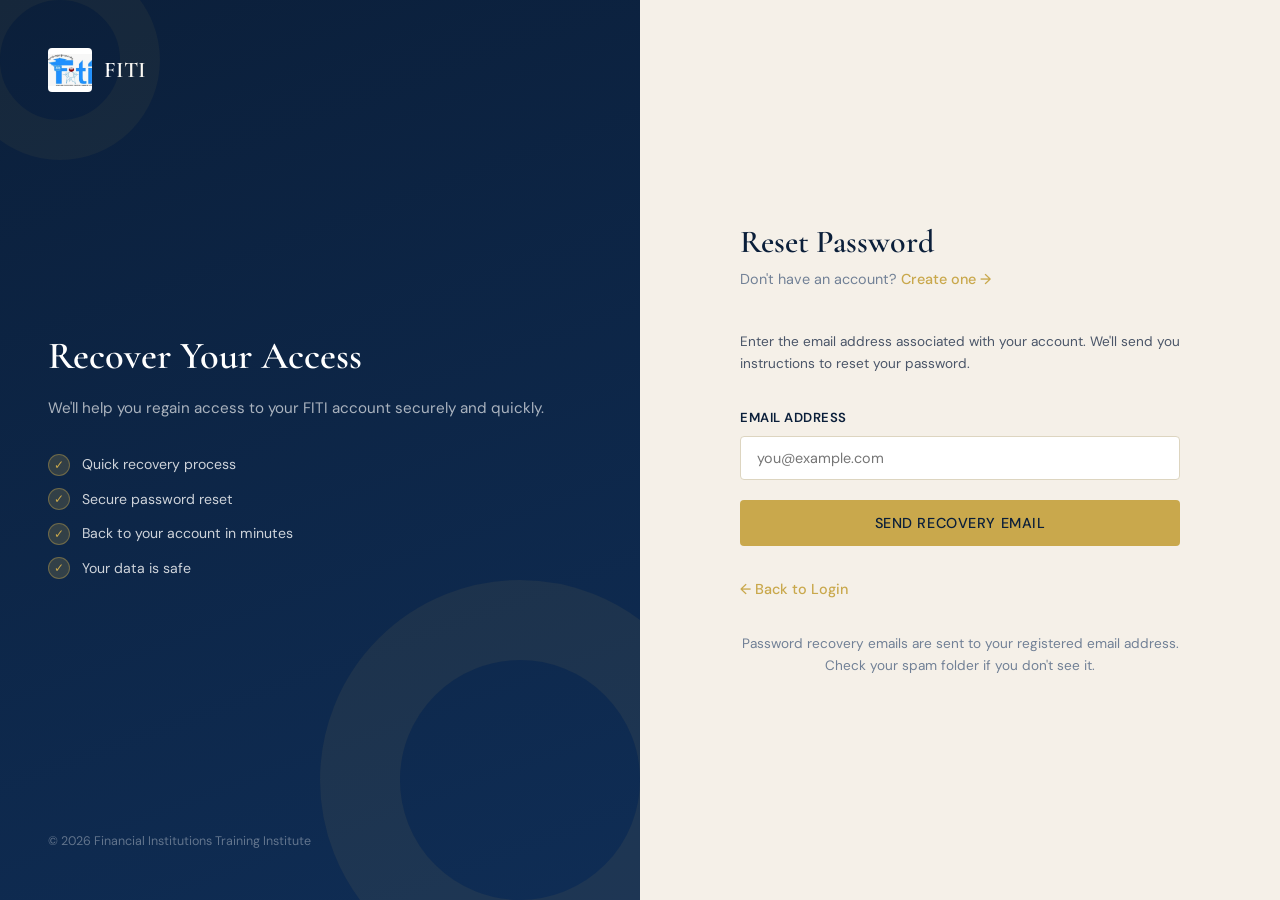
<file: forgot_password.html>
<!doctype html>
<html lang="en">
  <head>
    <meta charset="UTF-8" />
    <meta name="viewport" content="width=device-width, initial-scale=1.0" />
    <title>Forgot Password — FITI</title>
    <link rel="stylesheet" href="styles.css" />
    <style>
      body {
        background: var(--cream);
      }
      .auth-wrapper {
        min-height: 100vh;
        display: grid;
        grid-template-columns: 1fr 1fr;
      }
      .auth-left {
        background: linear-gradient(160deg, var(--navy) 0%, #0f2d55 100%);
        padding: 3rem;
        display: flex;
        flex-direction: column;
        justify-content: space-between;
        position: relative;
        overflow: hidden;
      }
      .auth-left::before {
        content: "";
        position: absolute;
        bottom: -80px;
        right: -80px;
        width: 400px;
        height: 400px;
        border-radius: 50%;
        border: 80px solid rgba(201, 168, 76, 0.08);
      }
      .auth-left::after {
        content: "";
        position: absolute;
        top: -40px;
        left: -40px;
        width: 200px;
        height: 200px;
        border-radius: 50%;
        border: 40px solid rgba(201, 168, 76, 0.06);
      }
      .auth-left-brand {
        display: flex;
        align-items: center;
        gap: 0.75rem;
        position: relative;
      }
      .auth-left-brand .logo-mark {
        width: 44px;
        height: 44px;
        border-radius: 4px;
        overflow: hidden;
        background: #fff;
        display: flex;
        align-items: center;
        justify-content: center;
      }
      .auth-left-brand .logo-mark img {
        width: 100%;
        height: 100%;
        object-fit: contain;
      }
      .auth-left-brand span {
        font-family: var(--font-display);
        font-size: 1.4rem;
        font-weight: 600;
        color: var(--white);
      }
      .auth-left-content {
        position: relative;
      }
      .auth-left-content h2 {
        font-size: clamp(1.8rem, 3vw, 2.5rem);
        color: var(--white);
        margin-bottom: 1rem;
      }
      .auth-left-content p {
        color: rgba(255, 255, 255, 0.65);
        line-height: 1.75;
        font-size: 0.95rem;
      }
      .auth-features {
        list-style: none;
        position: relative;
        margin-top: 2rem;
      }
      .auth-features li {
        display: flex;
        align-items: center;
        gap: 0.75rem;
        color: rgba(255, 255, 255, 0.8);
        font-size: 0.88rem;
        margin-bottom: 0.75rem;
      }
      .auth-features li::before {
        content: "✓";
        width: 22px;
        height: 22px;
        background: rgba(201, 168, 76, 0.2);
        border: 1px solid rgba(201, 168, 76, 0.4);
        border-radius: 50%;
        display: flex;
        align-items: center;
        justify-content: center;
        color: var(--gold);
        font-size: 0.75rem;
        flex-shrink: 0;
        line-height: 22px;
        text-align: center;
      }
      .auth-left-footer {
        position: relative;
        font-size: 0.78rem;
        color: rgba(255, 255, 255, 0.35);
      }

      /* Right side */
      .auth-right {
        display: flex;
        align-items: center;
        justify-content: center;
        padding: 3rem 2rem;
      }
      .auth-form-card {
        width: 100%;
        max-width: 440px;
      }
      .auth-form-card h1 {
        font-size: 2rem;
        color: var(--navy);
        margin-bottom: 0.4rem;
      }
      .auth-form-card .subtitle {
        color: var(--muted);
        font-size: 0.9rem;
        margin-bottom: 2.5rem;
      }
      .auth-form-card .subtitle a {
        color: var(--gold);
        font-weight: 500;
      }
      .form-hint {
        font-size: 0.85rem;
        color: var(--slate);
        margin-bottom: 2rem;
        line-height: 1.6;
      }
      .btn-full {
        width: 100%;
        justify-content: center;
        padding: 0.9rem;
        font-size: 0.9rem;
      }
      .back-link {
        display: inline-flex;
        align-items: center;
        gap: 0.5rem;
        color: var(--gold);
        font-weight: 500;
        margin-top: 2rem;
        text-decoration: none;
        font-size: 0.9rem;
      }
      .back-link:hover {
        color: var(--navy);
      }

      @media (max-width: 768px) {
        .auth-wrapper {
          grid-template-columns: 1fr;
        }
        .auth-left {
          display: none;
        }
      }
    </style>
  </head>
  <body>
    <div class="auth-wrapper">
      <!-- Left Panel -->
      <div class="auth-left">
        <a
          href="index.html"
          class="auth-left-brand"
          style="text-decoration: none"
        >
          <div class="logo-mark"><img src="Logo.jpeg" alt="FITI logo" /></div>
          <span>FITI</span>
        </a>
        <div class="auth-left-content">
          <h2>Recover Your Access</h2>
          <p>
            We'll help you regain access to your FITI account securely and
            quickly.
          </p>
          <ul class="auth-features">
            <li>Quick recovery process</li>
            <li>Secure password reset</li>
            <li>Back to your account in minutes</li>
            <li>Your data is safe</li>
          </ul>
        </div>
        <div class="auth-left-footer">
          © 2026 Financial Institutions Training Institute
        </div>
      </div>

      <!-- Right Panel -->
      <div class="auth-right">
        <div class="auth-form-card">
          <h1>Reset Password</h1>
          <p class="subtitle">
            Don't have an account? <a href="register.html">Create one →</a>
          </p>

          <div id="alertBox" class="alert alert-error"></div>
          <div id="successBox" class="alert alert-success"></div>

          <form id="forgotPasswordForm" novalidate>
            <div class="form-hint">
              Enter the email address associated with your account. We'll send
              you instructions to reset your password.
            </div>

            <div class="form-group">
              <label for="email">Email Address</label>
              <input
                type="email"
                id="email"
                class="form-control"
                placeholder="you@example.com"
                autocomplete="email"
              />
              <span class="form-error" id="emailError"></span>
            </div>

            <button
              type="submit"
              class="btn btn-primary btn-full"
              id="submitBtn"
            >
              Send Recovery Email
            </button>

            <a href="login.html" class="back-link">← Back to Login</a>
          </form>

          <p
            style="
              text-align: center;
              font-size: 0.85rem;
              color: var(--muted);
              margin-top: 2rem;
            "
          >
            Password recovery emails are sent to your registered email address.
            Check your spam folder if you don't see it.
          </p>
        </div>
      </div>
    </div>

    <script src="app.js"></script>
    <script src="layout.js"></script>
    <script>
      document.addEventListener("DOMContentLoaded", () => {
        // Redirect if already logged in
        if (Auth.isLoggedIn()) {
          window.location.href = "dashboard.html";
          return;
        }

        const form = document.getElementById("forgotPasswordForm");
        const emailEl = document.getElementById("email");
        const alertBox = document.getElementById("alertBox");
        const successBox = document.getElementById("successBox");
        const submitBtn = document.getElementById("submitBtn");

        form.addEventListener("submit", (e) => {
          e.preventDefault();

          alertBox.className = "alert";
          alertBox.textContent = "";
          successBox.className = "alert";
          successBox.textContent = "";

          const emailValid = validateField(emailEl, {
            required: true,
            email: true,
          });

          if (!emailValid) return;

          submitBtn.disabled = true;
          submitBtn.textContent = "Sending email…";

          setTimeout(() => {
            // Check if email exists in system
            const users = Auth.getUsers();
            const userExists = users.find(
              (u) => u.email === emailEl.value.trim(),
            );

            if (userExists) {
              // In a real application, you would send an actual email here
              // For now, we'll show a temporary password in console (development only)
              const tempPassword =
                "TEMP" + Math.random().toString(36).substr(2, 9).toUpperCase();
              console.log(
                `[DEV] Temporary password for ${emailEl.value.trim()}: ${tempPassword}`,
              );

              successBox.textContent =
                "Password recovery email sent! Check your inbox for instructions. (In development mode, use any password to login, then change it in settings)";
              successBox.className = "alert alert-success visible";

              showToast("Recovery email sent successfully!", "success");

              setTimeout(() => {
                window.location.href = "login.html";
              }, 3000);
            } else {
              alertBox.textContent =
                "No account found with this email address.";
              alertBox.className = "alert alert-error visible";
              submitBtn.disabled = false;
              submitBtn.textContent = "Send Recovery Email";
            }
          }, 600);
        });
      });
    </script>
  </body>
</html>
</file>
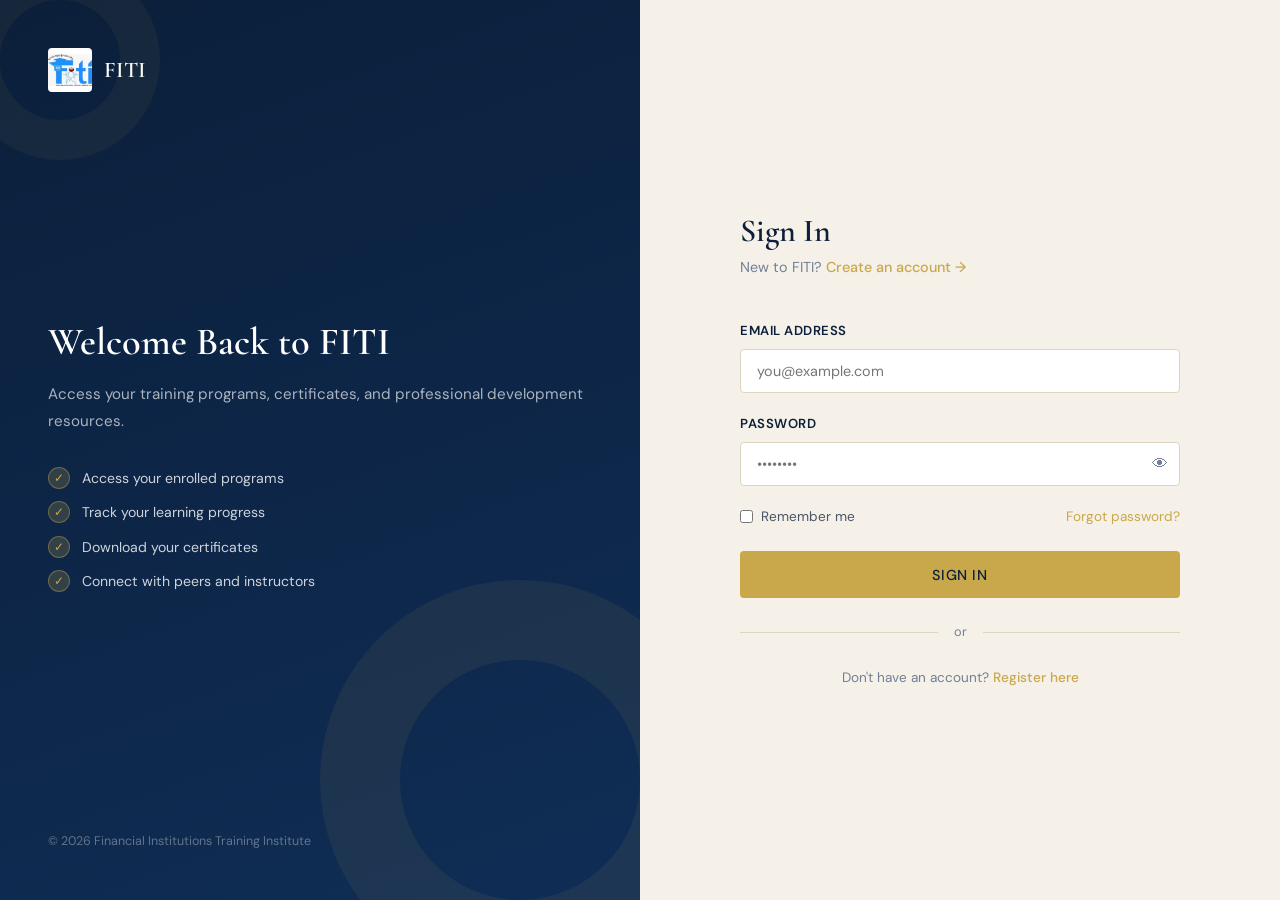
<file: login.html>
<!doctype html>
<html lang="en">
  <head>
    <meta charset="UTF-8" />
    <meta name="viewport" content="width=device-width, initial-scale=1.0" />
    <title>Login — FITI</title>
    <link rel="stylesheet" href="styles.css" />
    <style>
      body {
        background: var(--cream);
      }
      .auth-wrapper {
        min-height: 100vh;
        display: grid;
        grid-template-columns: 1fr 1fr;
      }
      .auth-left {
        background: linear-gradient(160deg, var(--navy) 0%, #0f2d55 100%);
        padding: 3rem;
        display: flex;
        flex-direction: column;
        justify-content: space-between;
        position: relative;
        overflow: hidden;
      }
      .auth-left::before {
        content: "";
        position: absolute;
        bottom: -80px;
        right: -80px;
        width: 400px;
        height: 400px;
        border-radius: 50%;
        border: 80px solid rgba(201, 168, 76, 0.08);
      }
      .auth-left::after {
        content: "";
        position: absolute;
        top: -40px;
        left: -40px;
        width: 200px;
        height: 200px;
        border-radius: 50%;
        border: 40px solid rgba(201, 168, 76, 0.06);
      }
      .auth-left-brand {
        display: flex;
        align-items: center;
        gap: 0.75rem;
        position: relative;
      }
      .auth-left-brand .logo-mark {
        width: 44px;
        height: 44px;
        border-radius: 4px;
        overflow: hidden;
        background: #fff;
        display: flex;
        align-items: center;
        justify-content: center;
      }
      .auth-left-brand .logo-mark img {
        width: 100%;
        height: 100%;
        object-fit: contain;
      }
      .auth-left-brand span {
        font-family: var(--font-display);
        font-size: 1.4rem;
        font-weight: 600;
        color: var(--white);
      }
      .auth-left-content {
        position: relative;
      }
      .auth-left-content h2 {
        font-size: clamp(1.8rem, 3vw, 2.5rem);
        color: var(--white);
        margin-bottom: 1rem;
      }
      .auth-left-content p {
        color: rgba(255, 255, 255, 0.65);
        line-height: 1.75;
        font-size: 0.95rem;
      }
      .auth-features {
        list-style: none;
        position: relative;
        margin-top: 2rem;
      }
      .auth-features li {
        display: flex;
        align-items: center;
        gap: 0.75rem;
        color: rgba(255, 255, 255, 0.8);
        font-size: 0.88rem;
        margin-bottom: 0.75rem;
      }
      .auth-features li::before {
        content: "✓";
        width: 22px;
        height: 22px;
        background: rgba(201, 168, 76, 0.2);
        border: 1px solid rgba(201, 168, 76, 0.4);
        border-radius: 50%;
        display: flex;
        align-items: center;
        justify-content: center;
        color: var(--gold);
        font-size: 0.75rem;
        flex-shrink: 0;
        line-height: 22px;
        text-align: center;
      }
      .auth-left-footer {
        position: relative;
        font-size: 0.78rem;
        color: rgba(255, 255, 255, 0.35);
      }

      /* Right side */
      .auth-right {
        display: flex;
        align-items: center;
        justify-content: center;
        padding: 3rem 2rem;
      }
      .auth-form-card {
        width: 100%;
        max-width: 440px;
      }
      .auth-form-card h1 {
        font-size: 2rem;
        color: var(--navy);
        margin-bottom: 0.4rem;
      }
      .auth-form-card .subtitle {
        color: var(--muted);
        font-size: 0.9rem;
        margin-bottom: 2.5rem;
      }
      .auth-form-card .subtitle a {
        color: var(--gold);
        font-weight: 500;
      }

      .divider {
        display: flex;
        align-items: center;
        gap: 1rem;
        margin: 1.5rem 0;
        color: var(--muted);
        font-size: 0.8rem;
      }
      .divider::before,
      .divider::after {
        content: "";
        flex: 1;
        height: 1px;
        background: var(--border);
      }

      .password-wrap {
        position: relative;
      }
      .password-wrap .form-control {
        padding-right: 3rem;
      }
      .toggle-pw {
        position: absolute;
        right: 0.75rem;
        top: 50%;
        transform: translateY(-50%);
        background: none;
        border: none;
        cursor: pointer;
        color: var(--muted);
        font-size: 1rem;
        line-height: 1;
      }
      .form-options {
        display: flex;
        align-items: center;
        justify-content: space-between;
        margin-bottom: 1.5rem;
        font-size: 0.85rem;
      }
      .form-options label {
        display: flex;
        align-items: center;
        gap: 0.5rem;
        cursor: pointer;
        color: var(--slate);
      }
      .form-options input[type="checkbox"] {
        accent-color: var(--gold);
      }
      .form-options a {
        color: var(--gold);
      }

      .btn-full {
        width: 100%;
        justify-content: center;
        padding: 0.9rem;
        font-size: 0.9rem;
      }

      @media (max-width: 768px) {
        .auth-wrapper {
          grid-template-columns: 1fr;
        }
        .auth-left {
          display: none;
        }
      }
    </style>
  </head>
  <body>
    <div class="auth-wrapper">
      <!-- Left Panel -->
      <div class="auth-left">
        <a
          href="index.html"
          class="auth-left-brand"
          style="text-decoration: none"
        >
          <div class="logo-mark"><img src="Logo.jpeg" alt="FITI logo" /></div>
          <span>FITI</span>
        </a>
        <div class="auth-left-content">
          <h2>Welcome Back to FITI</h2>
          <p>
            Access your training programs, certificates, and professional
            development resources.
          </p>
          <ul class="auth-features">
            <li>Access your enrolled programs</li>
            <li>Track your learning progress</li>
            <li>Download your certificates</li>
            <li>Connect with peers and instructors</li>
          </ul>
        </div>
        <div class="auth-left-footer">
          © 2026 Financial Institutions Training Institute
        </div>
      </div>

      <!-- Right Panel -->
      <div class="auth-right">
        <div class="auth-form-card">
          <h1>Sign In</h1>
          <p class="subtitle">
            New to FITI? <a href="register.html">Create an account →</a>
          </p>

          <div id="alertBox" class="alert alert-error"></div>

          <form id="loginForm" novalidate>
            <div class="form-group">
              <label for="email">Email Address</label>
              <input
                type="email"
                id="email"
                class="form-control"
                placeholder="you@example.com"
                autocomplete="email"
              />
              <span class="form-error" id="emailError"></span>
            </div>

            <div class="form-group">
              <label for="password">Password</label>
              <div class="password-wrap">
                <input
                  type="password"
                  id="password"
                  class="form-control"
                  placeholder="••••••••"
                  autocomplete="current-password"
                />
                <button
                  type="button"
                  class="toggle-pw"
                  id="togglePw"
                  aria-label="Show password"
                >
                  👁
                </button>
              </div>
              <span class="form-error" id="passwordError"></span>
            </div>

            <div class="form-options">
              <label>
                <input type="checkbox" id="rememberMe" />
                Remember me
              </label>
              <a href="forgot_password.html">Forgot password?</a>
            </div>

            <button
              type="submit"
              class="btn btn-primary btn-full"
              id="submitBtn"
            >
              Sign In
            </button>
          </form>

          <div class="divider">or</div>

          <p
            style="text-align: center; font-size: 0.85rem; color: var(--muted)"
          >
            Don't have an account?
            <a href="register.html" style="color: var(--gold); font-weight: 500"
              >Register here</a
            >
          </p>
        </div>
      </div>
    </div>

    <script src="app.js"></script>
    <script src="layout.js"></script>
    <script>
      document.addEventListener("DOMContentLoaded", () => {
        // Redirect if already logged in
        if (Auth.isLoggedIn()) {
          window.location.href = "dashboard.html";
          return;
        }

        const form = document.getElementById("loginForm");
        const emailEl = document.getElementById("email");
        const passwordEl = document.getElementById("password");
        const alertBox = document.getElementById("alertBox");
        const submitBtn = document.getElementById("submitBtn");
        const togglePw = document.getElementById("togglePw");

        togglePw.addEventListener("click", () => {
          const show = passwordEl.type === "password";
          passwordEl.type = show ? "text" : "password";
          togglePw.textContent = show ? "🙈" : "👁";
        });

        form.addEventListener("submit", (e) => {
          e.preventDefault();

          const emailValid = validateField(emailEl, {
            required: true,
            email: true,
          });
          const pwValid = validateField(passwordEl, {
            required: true,
            minLen: 6,
          });

          alertBox.className = "alert";
          alertBox.textContent = "";

          if (!emailValid || !pwValid) return;

          submitBtn.disabled = true;
          submitBtn.textContent = "Signing in…";

          setTimeout(() => {
            const result = Auth.login(emailEl.value.trim(), passwordEl.value);
            if (result.ok) {
              showToast("Welcome back! Redirecting…", "success");
              setTimeout(() => {
                window.location.href = "dashboard.html";
              }, 800);
            } else {
              alertBox.textContent = result.msg;
              alertBox.className = "alert alert-error visible";
              submitBtn.disabled = false;
              submitBtn.textContent = "Sign In";
            }
          }, 600);
        });
      });
    </script>
  </body>
</html>
</file>
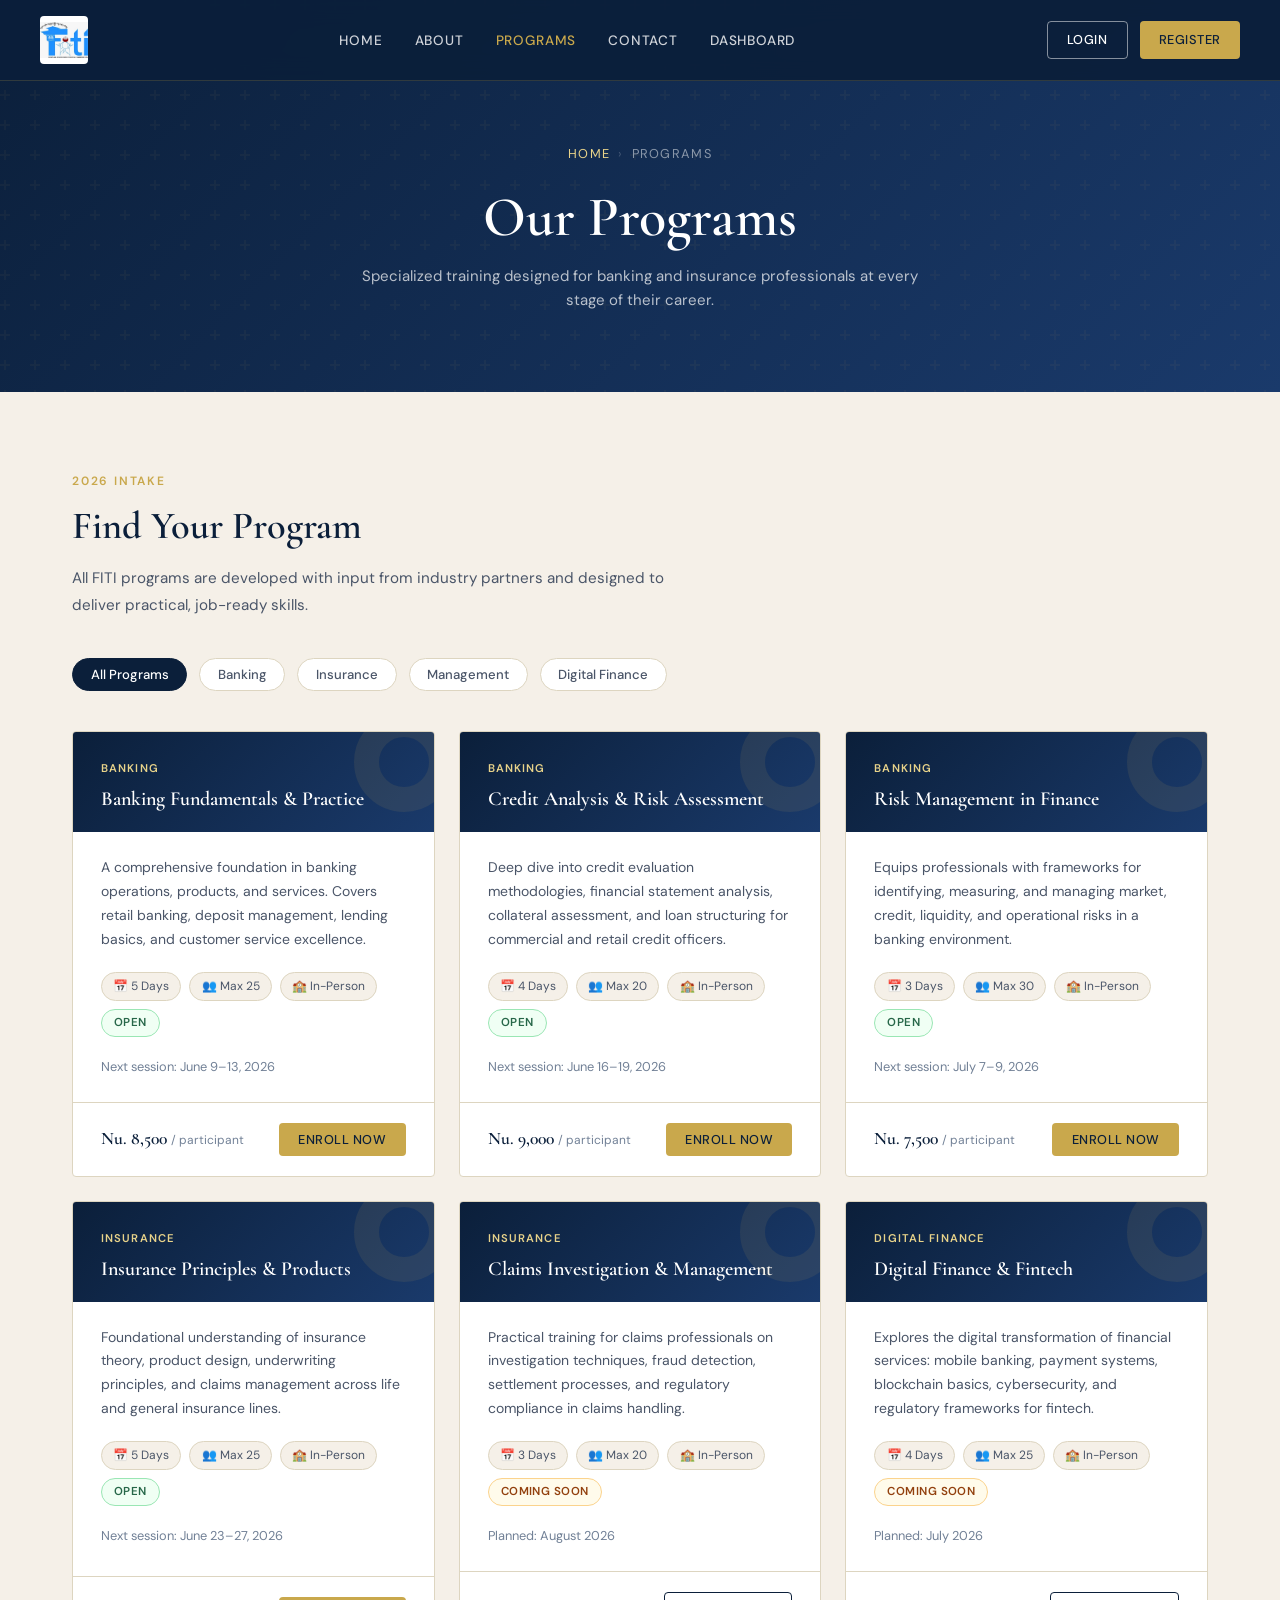
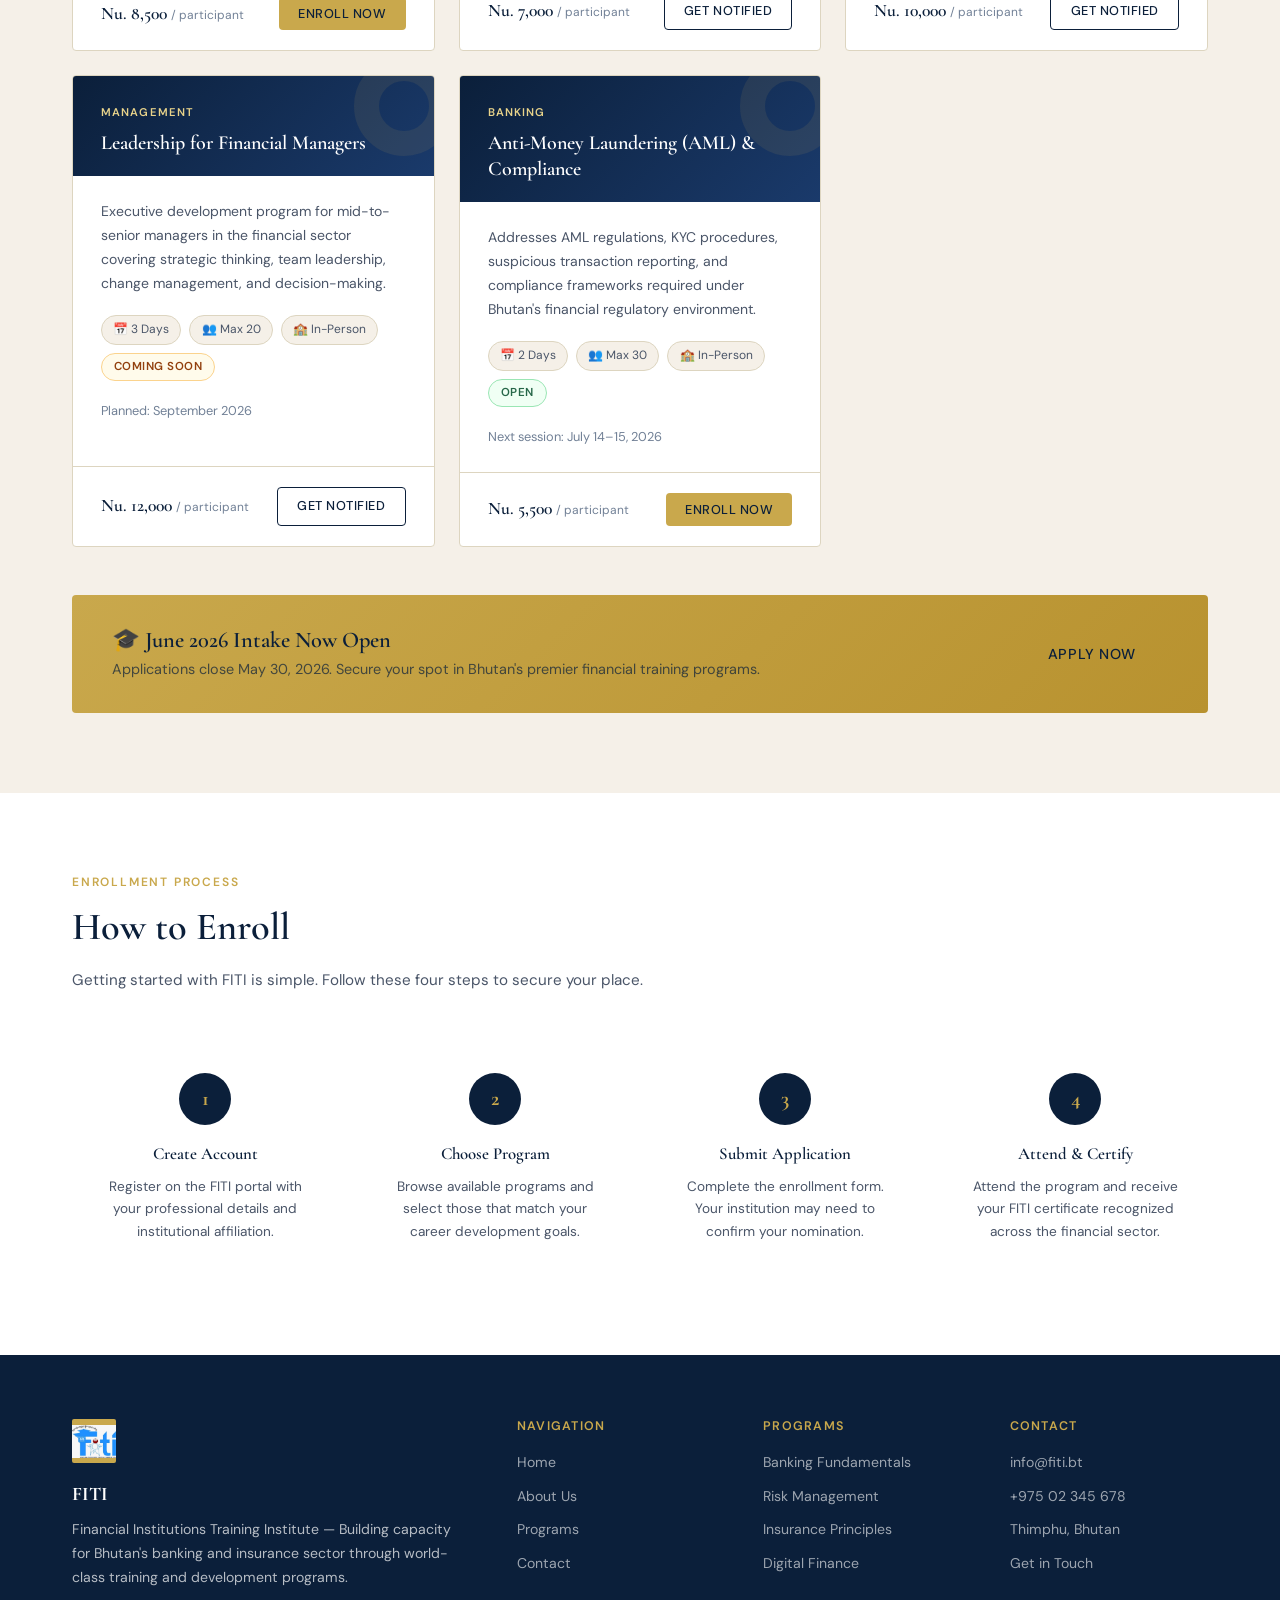
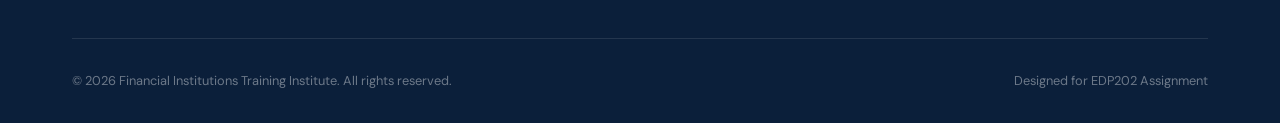
<file: programs.html>
<!DOCTYPE html>
<html lang="en">
<head>
  <meta charset="UTF-8" />
  <meta name="viewport" content="width=device-width, initial-scale=1.0" />
  <title>Programs — FITI</title>
  <link rel="stylesheet" href="styles.css" />
  <style>
    /* Filter bar */
    .filter-bar {
      display: flex;
      align-items: center;
      gap: .75rem;
      flex-wrap: wrap;
      margin-top: 2.5rem;
    }
    .filter-btn {
      padding: .45rem 1.1rem;
      border: 1.5px solid var(--border);
      border-radius: 20px;
      background: var(--white);
      font-family: var(--font-body);
      font-size: .82rem;
      font-weight: 500;
      color: var(--slate);
      cursor: pointer;
      transition: all .2s;
    }
    .filter-btn:hover, .filter-btn.active {
      background: var(--navy);
      border-color: var(--navy);
      color: var(--white);
    }

    /* Program cards */
    .programs-grid {
      display: grid;
      grid-template-columns: repeat(auto-fill, minmax(320px, 1fr));
      gap: 1.5rem;
      margin-top: 2.5rem;
    }
    .program-card {
      background: var(--white);
      border: 1px solid var(--border);
      border-radius: var(--radius);
      overflow: hidden;
      transition: transform .25s, box-shadow .25s;
      display: flex;
      flex-direction: column;
    }
    .program-card:hover { transform: translateY(-4px); box-shadow: var(--shadow); }
    .program-card[data-hidden="true"] { display: none; }

    .program-card-header {
      padding: 1.75rem 1.75rem 1.25rem;
      background: linear-gradient(135deg, var(--navy) 0%, #1a3a6b 100%);
      position: relative;
      overflow: hidden;
    }
    .program-card-header::before {
      content: '';
      position: absolute;
      right: -20px; top: -20px;
      width: 100px; height: 100px;
      border-radius: 50%;
      border: 25px solid rgba(201,168,76,.1);
    }
    .program-category {
      font-size: .7rem;
      font-weight: 600;
      letter-spacing: .1em;
      text-transform: uppercase;
      color: var(--gold-lt);
      margin-bottom: .5rem;
    }
    .program-title {
      font-family: var(--font-display);
      font-size: 1.25rem;
      font-weight: 600;
      color: var(--white);
      line-height: 1.3;
    }
    .program-card-body {
      padding: 1.5rem 1.75rem;
      flex: 1;
      display: flex;
      flex-direction: column;
    }
    .program-desc {
      font-size: .875rem;
      color: var(--slate);
      line-height: 1.7;
      margin-bottom: 1.25rem;
    }
    .program-meta {
      display: flex;
      flex-wrap: wrap;
      gap: .5rem;
      margin-bottom: 1.25rem;
    }
    .meta-pill {
      display: flex;
      align-items: center;
      gap: .3rem;
      font-size: .75rem;
      color: var(--slate);
      background: var(--cream);
      border: 1px solid var(--border);
      padding: .25rem .7rem;
      border-radius: 20px;
    }
    .program-badge {
      display: inline-flex;
      align-items: center;
      padding: .25rem .75rem;
      border-radius: 20px;
      font-size: .72rem;
      font-weight: 600;
      letter-spacing: .04em;
      text-transform: uppercase;
    }
    .badge-open { background: #f0fff4; color: #276749; border: 1px solid #9ae6b4; }
    .badge-soon { background: #fffbeb; color: #92400e; border: 1px solid #fbd38d; }
    .badge-full { background: #fff5f5; color: var(--error); border: 1px solid #feb2b2; }

    .program-card-footer {
      padding: 1.25rem 1.75rem;
      border-top: 1px solid var(--border);
      display: flex;
      align-items: center;
      justify-content: space-between;
      gap: 1rem;
    }
    .program-price {
      font-family: var(--font-display);
      font-size: 1.1rem;
      font-weight: 600;
      color: var(--navy);
    }
    .program-price span {
      font-size: .75rem;
      font-weight: 400;
      color: var(--muted);
      font-family: var(--font-body);
    }

    /* Intake callout */
    .intake-banner {
      background: linear-gradient(135deg, var(--gold) 0%, #b8922f 100%);
      border-radius: var(--radius);
      padding: 2rem 2.5rem;
      display: flex;
      align-items: center;
      justify-content: space-between;
      gap: 2rem;
      flex-wrap: wrap;
      margin-top: 3rem;
    }
    .intake-banner h3 {
      font-size: 1.4rem;
      color: var(--navy);
      margin-bottom: .3rem;
    }
    .intake-banner p { color: rgba(11,31,58,.7); font-size: .9rem; }

    /* How it works */
    .steps-grid {
      display: grid;
      grid-template-columns: repeat(auto-fit, minmax(200px, 1fr));
      gap: 1.5rem;
      margin-top: 3rem;
      counter-reset: steps;
    }
    .step-card {
      text-align: center;
      padding: 2rem 1.5rem;
      position: relative;
    }
    .step-num {
      width: 52px; height: 52px;
      border-radius: 50%;
      background: var(--navy);
      color: var(--gold);
      font-family: var(--font-display);
      font-size: 1.3rem;
      font-weight: 700;
      display: flex; align-items: center; justify-content: center;
      margin: 0 auto 1rem;
    }
    .step-title {
      font-family: var(--font-display);
      font-size: 1.05rem;
      font-weight: 600;
      color: var(--navy);
      margin-bottom: .5rem;
    }
    .step-desc {
      font-size: .85rem;
      color: var(--slate);
      line-height: 1.65;
    }
  </style>
</head>
<body>

<div id="navbar-root"></div>

<!-- Page Hero -->
<section class="page-hero">
  <div class="container">
    <div class="page-hero-inner">
      <div class="breadcrumb">
        <a href="index.html">Home</a>
        <span class="breadcrumb-sep">›</span>
        <span>Programs</span>
      </div>
      <h1>Our Programs</h1>
      <p>Specialized training designed for banking and insurance professionals at every stage of their career.</p>
    </div>
  </div>
</section>

<!-- Programs -->
<section class="section">
  <div class="container">
    <div class="section-label">2026 Intake</div>
    <h2 class="section-title">Find Your Program</h2>
    <p class="section-body">All FITI programs are developed with input from industry partners and designed to deliver practical, job-ready skills.</p>

    <!-- Filters -->
    <div class="filter-bar">
      <button class="filter-btn active" data-filter="all">All Programs</button>
      <button class="filter-btn" data-filter="banking">Banking</button>
      <button class="filter-btn" data-filter="insurance">Insurance</button>
      <button class="filter-btn" data-filter="management">Management</button>
      <button class="filter-btn" data-filter="digital">Digital Finance</button>
    </div>

    <!-- Cards -->
    <div class="programs-grid" id="programsGrid">

      <div class="program-card" data-category="banking">
        <div class="program-card-header">
          <div class="program-category">Banking</div>
          <div class="program-title">Banking Fundamentals & Practice</div>
        </div>
        <div class="program-card-body">
          <p class="program-desc">A comprehensive foundation in banking operations, products, and services. Covers retail banking, deposit management, lending basics, and customer service excellence.</p>
          <div class="program-meta">
            <span class="meta-pill">📅 5 Days</span>
            <span class="meta-pill">👥 Max 25</span>
            <span class="meta-pill">🏫 In-Person</span>
            <span class="program-badge badge-open">Open</span>
          </div>
          <p style="font-size:.8rem;color:var(--muted)">Next session: June 9–13, 2026</p>
        </div>
        <div class="program-card-footer">
          <div class="program-price">Nu. 8,500 <span>/ participant</span></div>
          <button onclick="enrollProgram('Banking Fundamentals & Practice')" class="btn btn-primary" style="padding:.5rem 1.2rem;font-size:.8rem;border:none;cursor:pointer">Enroll Now</button>
        </div>
      </div>

      <div class="program-card" data-category="banking">
        <div class="program-card-header">
          <div class="program-category">Banking</div>
          <div class="program-title">Credit Analysis & Risk Assessment</div>
        </div>
        <div class="program-card-body">
          <p class="program-desc">Deep dive into credit evaluation methodologies, financial statement analysis, collateral assessment, and loan structuring for commercial and retail credit officers.</p>
          <div class="program-meta">
            <span class="meta-pill">📅 4 Days</span>
            <span class="meta-pill">👥 Max 20</span>
            <span class="meta-pill">🏫 In-Person</span>
            <span class="program-badge badge-open">Open</span>
          </div>
          <p style="font-size:.8rem;color:var(--muted)">Next session: June 16–19, 2026</p>
        </div>
        <div class="program-card-footer">
          <div class="program-price">Nu. 9,000 <span>/ participant</span></div>
          <button onclick="enrollProgram('Credit Analysis & Risk Assessment')" class="btn btn-primary" style="padding:.5rem 1.2rem;font-size:.8rem;border:none;cursor:pointer">Enroll Now</button>
        </div>
      </div>

      <div class="program-card" data-category="banking">
        <div class="program-card-header">
          <div class="program-category">Banking</div>
          <div class="program-title">Risk Management in Finance</div>
        </div>
        <div class="program-card-body">
          <p class="program-desc">Equips professionals with frameworks for identifying, measuring, and managing market, credit, liquidity, and operational risks in a banking environment.</p>
          <div class="program-meta">
            <span class="meta-pill">📅 3 Days</span>
            <span class="meta-pill">👥 Max 30</span>
            <span class="meta-pill">🏫 In-Person</span>
            <span class="program-badge badge-open">Open</span>
          </div>
          <p style="font-size:.8rem;color:var(--muted)">Next session: July 7–9, 2026</p>
        </div>
        <div class="program-card-footer">
          <div class="program-price">Nu. 7,500 <span>/ participant</span></div>
          <button onclick="enrollProgram('Risk Management in Finance')" class="btn btn-primary" style="padding:.5rem 1.2rem;font-size:.8rem;border:none;cursor:pointer">Enroll Now</button>
        </div>
      </div>

      <div class="program-card" data-category="insurance">
        <div class="program-card-header">
          <div class="program-category">Insurance</div>
          <div class="program-title">Insurance Principles & Products</div>
        </div>
        <div class="program-card-body">
          <p class="program-desc">Foundational understanding of insurance theory, product design, underwriting principles, and claims management across life and general insurance lines.</p>
          <div class="program-meta">
            <span class="meta-pill">📅 5 Days</span>
            <span class="meta-pill">👥 Max 25</span>
            <span class="meta-pill">🏫 In-Person</span>
            <span class="program-badge badge-open">Open</span>
          </div>
          <p style="font-size:.8rem;color:var(--muted)">Next session: June 23–27, 2026</p>
        </div>
        <div class="program-card-footer">
          <div class="program-price">Nu. 8,500 <span>/ participant</span></div>
          <button onclick="enrollProgram('Insurance Principles & Products')" class="btn btn-primary" style="padding:.5rem 1.2rem;font-size:.8rem;border:none;cursor:pointer">Enroll Now</button>
        </div>
      </div>

      <div class="program-card" data-category="insurance">
        <div class="program-card-header">
          <div class="program-category">Insurance</div>
          <div class="program-title">Claims Investigation & Management</div>
        </div>
        <div class="program-card-body">
          <p class="program-desc">Practical training for claims professionals on investigation techniques, fraud detection, settlement processes, and regulatory compliance in claims handling.</p>
          <div class="program-meta">
            <span class="meta-pill">📅 3 Days</span>
            <span class="meta-pill">👥 Max 20</span>
            <span class="meta-pill">🏫 In-Person</span>
            <span class="program-badge badge-soon">Coming Soon</span>
          </div>
          <p style="font-size:.8rem;color:var(--muted)">Planned: August 2026</p>
        </div>
        <div class="program-card-footer">
          <div class="program-price">Nu. 7,000 <span>/ participant</span></div>
          <a href="contact.html" class="btn btn-outline" style="padding:.5rem 1.2rem;font-size:.8rem">Get Notified</a>
        </div>
      </div>

      <div class="program-card" data-category="digital">
        <div class="program-card-header">
          <div class="program-category">Digital Finance</div>
          <div class="program-title">Digital Finance & Fintech</div>
        </div>
        <div class="program-card-body">
          <p class="program-desc">Explores the digital transformation of financial services: mobile banking, payment systems, blockchain basics, cybersecurity, and regulatory frameworks for fintech.</p>
          <div class="program-meta">
            <span class="meta-pill">📅 4 Days</span>
            <span class="meta-pill">👥 Max 25</span>
            <span class="meta-pill">🏫 In-Person</span>
            <span class="program-badge badge-soon">Coming Soon</span>
          </div>
          <p style="font-size:.8rem;color:var(--muted)">Planned: July 2026</p>
        </div>
        <div class="program-card-footer">
          <div class="program-price">Nu. 10,000 <span>/ participant</span></div>
          <a href="contact.html" class="btn btn-outline" style="padding:.5rem 1.2rem;font-size:.8rem">Get Notified</a>
        </div>
      </div>

      <div class="program-card" data-category="management">
        <div class="program-card-header">
          <div class="program-category">Management</div>
          <div class="program-title">Leadership for Financial Managers</div>
        </div>
        <div class="program-card-body">
          <p class="program-desc">Executive development program for mid-to-senior managers in the financial sector covering strategic thinking, team leadership, change management, and decision-making.</p>
          <div class="program-meta">
            <span class="meta-pill">📅 3 Days</span>
            <span class="meta-pill">👥 Max 20</span>
            <span class="meta-pill">🏫 In-Person</span>
            <span class="program-badge badge-soon">Coming Soon</span>
          </div>
          <p style="font-size:.8rem;color:var(--muted)">Planned: September 2026</p>
        </div>
        <div class="program-card-footer">
          <div class="program-price">Nu. 12,000 <span>/ participant</span></div>
          <a href="contact.html" class="btn btn-outline" style="padding:.5rem 1.2rem;font-size:.8rem">Get Notified</a>
        </div>
      </div>

      <div class="program-card" data-category="banking">
        <div class="program-card-header">
          <div class="program-category">Banking</div>
          <div class="program-title">Anti-Money Laundering (AML) & Compliance</div>
        </div>
        <div class="program-card-body">
          <p class="program-desc">Addresses AML regulations, KYC procedures, suspicious transaction reporting, and compliance frameworks required under Bhutan's financial regulatory environment.</p>
          <div class="program-meta">
            <span class="meta-pill">📅 2 Days</span>
            <span class="meta-pill">👥 Max 30</span>
            <span class="meta-pill">🏫 In-Person</span>
            <span class="program-badge badge-open">Open</span>
          </div>
          <p style="font-size:.8rem;color:var(--muted)">Next session: July 14–15, 2026</p>
        </div>
        <div class="program-card-footer">
          <div class="program-price">Nu. 5,500 <span>/ participant</span></div>
          <button onclick="enrollProgram('Anti-Money Laundering (AML) & Compliance')" class="btn btn-primary" style="padding:.5rem 1.2rem;font-size:.8rem;border:none;cursor:pointer">Enroll Now</button>
        </div>
      </div>

    </div>

    <!-- Intake banner -->
    <div class="intake-banner">
      <div>
        <h3>🎓 June 2026 Intake Now Open</h3>
        <p>Applications close May 30, 2026. Secure your spot in Bhutan's premier financial training programs.</p>
      </div>
      <button onclick="requireLogin() && (window.location.href='register.html')" class="btn btn-outline" style="border:none;cursor:pointer">Apply Now</button>
    </div>
  </div>
</section>

<!-- How to Enroll -->
<section class="section section-alt">
  <div class="container">
    <div class="section-label">Enrollment Process</div>
    <h2 class="section-title">How to Enroll</h2>
    <p class="section-body">Getting started with FITI is simple. Follow these four steps to secure your place.</p>
    <div class="steps-grid">
      <div class="step-card">
        <div class="step-num">1</div>
        <div class="step-title">Create Account</div>
        <p class="step-desc">Register on the FITI portal with your professional details and institutional affiliation.</p>
      </div>
      <div class="step-card">
        <div class="step-num">2</div>
        <div class="step-title">Choose Program</div>
        <p class="step-desc">Browse available programs and select those that match your career development goals.</p>
      </div>
      <div class="step-card">
        <div class="step-num">3</div>
        <div class="step-title">Submit Application</div>
        <p class="step-desc">Complete the enrollment form. Your institution may need to confirm your nomination.</p>
      </div>
      <div class="step-card">
        <div class="step-num">4</div>
        <div class="step-title">Attend & Certify</div>
        <p class="step-desc">Attend the program and receive your FITI certificate recognized across the financial sector.</p>
      </div>
    </div>
  </div>
</section>

<div id="footer-root"></div>

<script src="app.js"></script>
<script src="layout.js"></script>
<script>
document.addEventListener('DOMContentLoaded', () => {
  const filterBtns = document.querySelectorAll('.filter-btn');
  const cards = document.querySelectorAll('.program-card');

  filterBtns.forEach(btn => {
    btn.addEventListener('click', () => {
      filterBtns.forEach(b => b.classList.remove('active'));
      btn.classList.add('active');
      const filter = btn.dataset.filter;
      cards.forEach(card => {
        const cat = card.dataset.category;
        card.setAttribute('data-hidden', filter !== 'all' && cat !== filter ? 'true' : 'false');
      });
    });
  });
});
</script>
</body>
</html>
</file>
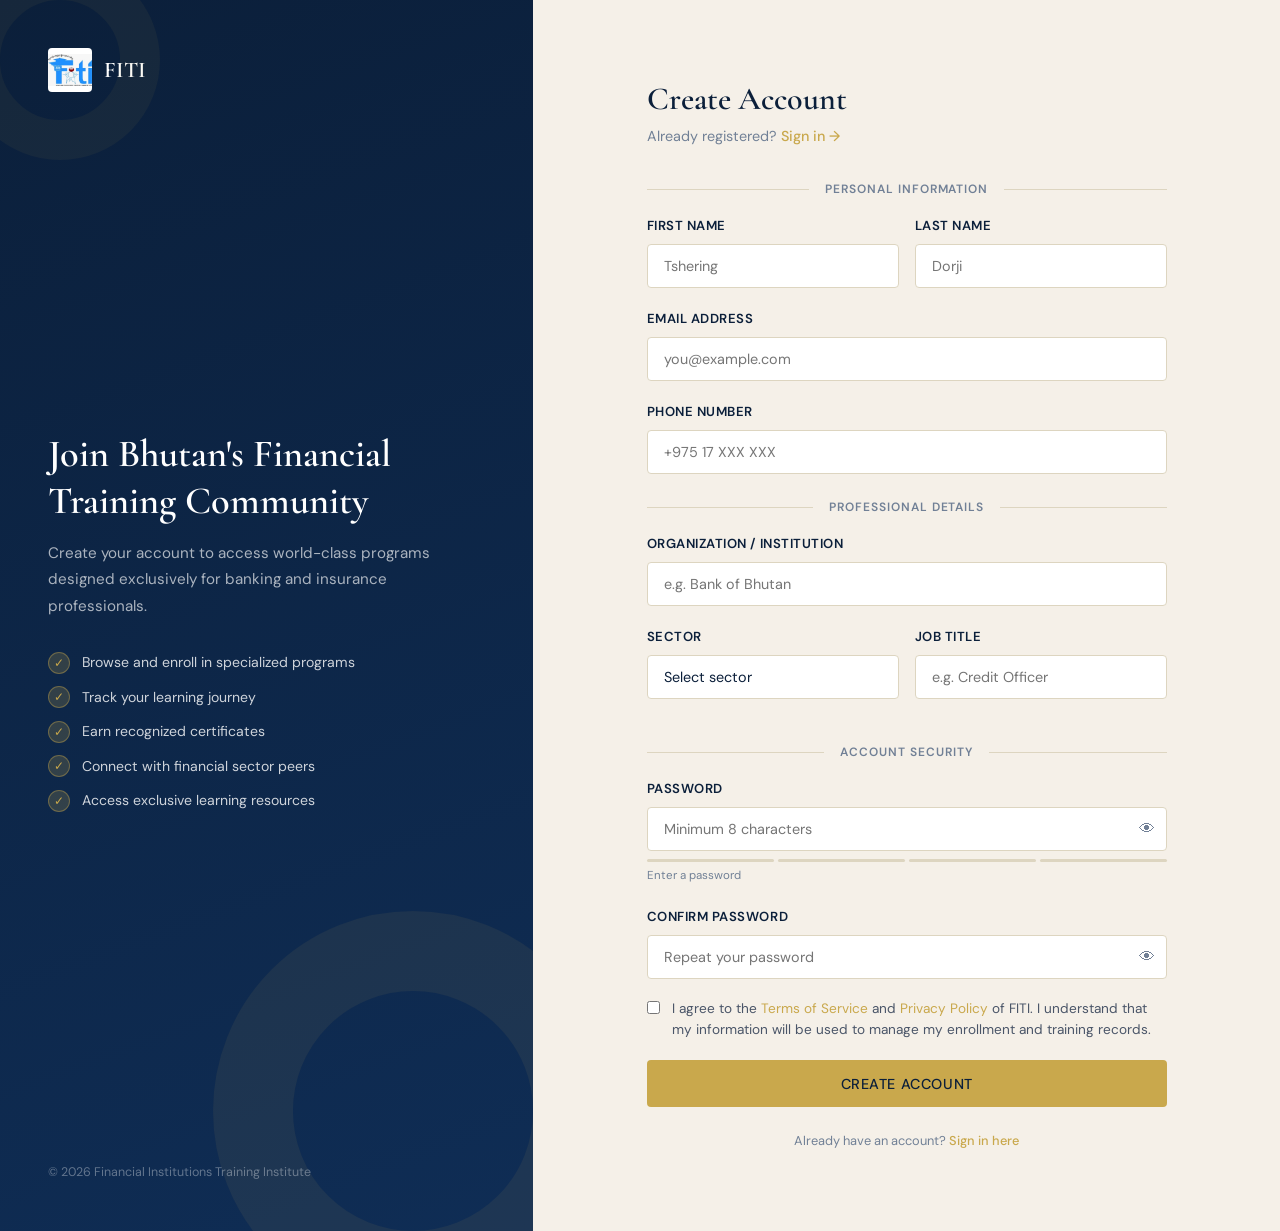
<file: register.html>
<!doctype html>
<html lang="en">
  <head>
    <meta charset="UTF-8" />
    <meta name="viewport" content="width=device-width, initial-scale=1.0" />
    <title>Register — FITI</title>
    <link rel="stylesheet" href="styles.css" />
    <style>
      body {
        background: var(--cream);
      }
      .auth-wrapper {
        min-height: 100vh;
        display: grid;
        grid-template-columns: 1fr 1.4fr;
      }
      /* Left Panel */
      .auth-left {
        background: linear-gradient(160deg, var(--navy) 0%, #0f2d55 100%);
        padding: 3rem;
        display: flex;
        flex-direction: column;
        justify-content: space-between;
        position: relative;
        overflow: hidden;
      }
      .auth-left::before {
        content: "";
        position: absolute;
        bottom: -80px;
        right: -80px;
        width: 400px;
        height: 400px;
        border-radius: 50%;
        border: 80px solid rgba(201, 168, 76, 0.08);
      }
      .auth-left::after {
        content: "";
        position: absolute;
        top: -40px;
        left: -40px;
        width: 200px;
        height: 200px;
        border-radius: 50%;
        border: 40px solid rgba(201, 168, 76, 0.06);
      }
      .auth-left-brand {
        display: flex;
        align-items: center;
        gap: 0.75rem;
        position: relative;
      }
      .auth-left-brand .logo-mark {
        width: 44px;
        height: 44px;
        border-radius: 4px;
        overflow: hidden;
        background: #fff;
        display: flex;
        align-items: center;
        justify-content: center;
      }
      .auth-left-brand .logo-mark img {
        width: 100%;
        height: 100%;
        object-fit: contain;
      }
      .auth-left-brand span {
        font-family: var(--font-display);
        font-size: 1.4rem;
        font-weight: 600;
        color: var(--white);
      }
      .auth-left-content {
        position: relative;
      }
      .auth-left-content h2 {
        font-size: clamp(1.8rem, 3vw, 2.5rem);
        color: var(--white);
        margin-bottom: 1rem;
      }
      .auth-left-content p {
        color: rgba(255, 255, 255, 0.65);
        line-height: 1.75;
        font-size: 0.95rem;
      }
      .auth-features {
        list-style: none;
        position: relative;
        margin-top: 2rem;
      }
      .auth-features li {
        display: flex;
        align-items: center;
        gap: 0.75rem;
        color: rgba(255, 255, 255, 0.8);
        font-size: 0.88rem;
        margin-bottom: 0.75rem;
      }
      .auth-features li::before {
        content: "✓";
        width: 22px;
        height: 22px;
        background: rgba(201, 168, 76, 0.2);
        border: 1px solid rgba(201, 168, 76, 0.4);
        border-radius: 50%;
        display: flex;
        align-items: center;
        justify-content: center;
        color: var(--gold);
        font-size: 0.75rem;
        flex-shrink: 0;
        line-height: 22px;
        text-align: center;
      }
      .auth-left-footer {
        position: relative;
        font-size: 0.78rem;
        color: rgba(255, 255, 255, 0.35);
      }
      /* Right Panel */
      .auth-right {
        display: flex;
        align-items: flex-start;
        justify-content: center;
        padding: 3rem 2rem;
        overflow-y: auto;
      }
      .auth-form-card {
        width: 100%;
        max-width: 520px;
        padding: 2rem 0;
      }
      .auth-form-card h1 {
        font-size: 2rem;
        color: var(--navy);
        margin-bottom: 0.4rem;
      }
      .auth-form-card .subtitle {
        color: var(--muted);
        font-size: 0.9rem;
        margin-bottom: 2rem;
      }
      .auth-form-card .subtitle a {
        color: var(--gold);
        font-weight: 500;
      }

      .form-row {
        display: grid;
        grid-template-columns: 1fr 1fr;
        gap: 1rem;
      }
      .section-divider {
        display: flex;
        align-items: center;
        gap: 1rem;
        margin: 1.5rem 0 1rem;
        color: var(--muted);
        font-size: 0.75rem;
        font-weight: 600;
        letter-spacing: 0.08em;
        text-transform: uppercase;
      }
      .section-divider::before,
      .section-divider::after {
        content: "";
        flex: 1;
        height: 1px;
        background: var(--border);
      }
      .password-wrap {
        position: relative;
      }
      .password-wrap .form-control {
        padding-right: 3rem;
      }
      .toggle-pw {
        position: absolute;
        right: 0.75rem;
        top: 50%;
        transform: translateY(-50%);
        background: none;
        border: none;
        cursor: pointer;
        color: var(--muted);
        font-size: 1rem;
      }
      .strength-bar {
        display: flex;
        gap: 4px;
        margin-top: 0.5rem;
      }
      .strength-bar span {
        flex: 1;
        height: 3px;
        border-radius: 2px;
        background: var(--border);
        transition: background 0.3s;
      }
      .strength-label {
        font-size: 0.72rem;
        color: var(--muted);
        margin-top: 0.25rem;
      }
      .terms-check {
        display: flex;
        align-items: flex-start;
        gap: 0.75rem;
        margin: 1.25rem 0;
        font-size: 0.85rem;
        color: var(--slate);
        line-height: 1.5;
      }
      .terms-check input {
        accent-color: var(--gold);
        margin-top: 2px;
        flex-shrink: 0;
      }
      .terms-check a {
        color: var(--gold);
      }
      .btn-full {
        width: 100%;
        justify-content: center;
        padding: 0.9rem;
        font-size: 0.9rem;
      }

      @media (max-width: 768px) {
        .auth-wrapper {
          grid-template-columns: 1fr;
        }
        .auth-left {
          display: none;
        }
        .form-row {
          grid-template-columns: 1fr;
        }
      }
    </style>
  </head>
  <body>
    <div class="auth-wrapper">
      <!-- Left Panel -->
      <div class="auth-left">
        <a
          href="index.html"
          class="auth-left-brand"
          style="text-decoration: none"
        >
          <div class="logo-mark"><img src="Logo.jpeg" alt="FITI logo" /></div>
          <span>FITI</span>
        </a>
        <div class="auth-left-content">
          <h2>Join Bhutan's Financial Training Community</h2>
          <p>
            Create your account to access world-class programs designed
            exclusively for banking and insurance professionals.
          </p>
          <ul class="auth-features">
            <li>Browse and enroll in specialized programs</li>
            <li>Track your learning journey</li>
            <li>Earn recognized certificates</li>
            <li>Connect with financial sector peers</li>
            <li>Access exclusive learning resources</li>
          </ul>
        </div>
        <div class="auth-left-footer">
          © 2026 Financial Institutions Training Institute
        </div>
      </div>

      <!-- Right Panel -->
      <div class="auth-right">
        <div class="auth-form-card">
          <h1>Create Account</h1>
          <p class="subtitle">
            Already registered? <a href="login.html">Sign in →</a>
          </p>

          <div id="alertBox" class="alert alert-error"></div>
          <div id="successBox" class="alert alert-success"></div>

          <form id="registerForm" novalidate>
            <div class="section-divider">Personal Information</div>

            <div class="form-row">
              <div class="form-group">
                <label for="firstName">First Name</label>
                <input
                  type="text"
                  id="firstName"
                  class="form-control"
                  placeholder="Tshering"
                  autocomplete="given-name"
                />
                <span class="form-error"></span>
              </div>
              <div class="form-group">
                <label for="lastName">Last Name</label>
                <input
                  type="text"
                  id="lastName"
                  class="form-control"
                  placeholder="Dorji"
                  autocomplete="family-name"
                />
                <span class="form-error"></span>
              </div>
            </div>

            <div class="form-group">
              <label for="email">Email Address</label>
              <input
                type="email"
                id="email"
                class="form-control"
                placeholder="you@example.com"
                autocomplete="email"
              />
              <span class="form-error"></span>
            </div>

            <div class="form-group">
              <label for="phone">Phone Number</label>
              <input
                type="tel"
                id="phone"
                class="form-control"
                placeholder="+975 17 XXX XXX"
                autocomplete="tel"
              />
              <span class="form-error"></span>
            </div>

            <div class="section-divider">Professional Details</div>

            <div class="form-group">
              <label for="organization">Organization / Institution</label>
              <input
                type="text"
                id="organization"
                class="form-control"
                placeholder="e.g. Bank of Bhutan"
              />
              <span class="form-error"></span>
            </div>

            <div class="form-row">
              <div class="form-group">
                <label for="sector">Sector</label>
                <select id="sector" class="form-control">
                  <option value="">Select sector</option>
                  <option>Banking</option>
                  <option>Insurance</option>
                  <option>Regulatory Body</option>
                  <option>Other Financial Services</option>
                </select>
                <span class="form-error"></span>
              </div>
              <div class="form-group">
                <label for="jobTitle">Job Title</label>
                <input
                  type="text"
                  id="jobTitle"
                  class="form-control"
                  placeholder="e.g. Credit Officer"
                />
                <span class="form-error"></span>
              </div>
            </div>

            <div class="section-divider">Account Security</div>

            <div class="form-group">
              <label for="password">Password</label>
              <div class="password-wrap">
                <input
                  type="password"
                  id="password"
                  class="form-control"
                  placeholder="Minimum 8 characters"
                  autocomplete="new-password"
                />
                <button
                  type="button"
                  class="toggle-pw"
                  id="togglePw1"
                  aria-label="Toggle password"
                >
                  👁
                </button>
              </div>
              <div class="strength-bar" id="strengthBar">
                <span id="s1"></span><span id="s2"></span><span id="s3"></span
                ><span id="s4"></span>
              </div>
              <span class="strength-label" id="strengthLabel"
                >Enter a password</span
              >
              <span class="form-error"></span>
            </div>

            <div class="form-group">
              <label for="confirmPassword">Confirm Password</label>
              <div class="password-wrap">
                <input
                  type="password"
                  id="confirmPassword"
                  class="form-control"
                  placeholder="Repeat your password"
                  autocomplete="new-password"
                />
                <button
                  type="button"
                  class="toggle-pw"
                  id="togglePw2"
                  aria-label="Toggle confirm password"
                >
                  👁
                </button>
              </div>
              <span class="form-error"></span>
            </div>

            <div class="terms-check">
              <input type="checkbox" id="termsCheck" />
              <label for="termsCheck">
                I agree to the <a href="#">Terms of Service</a> and
                <a href="#">Privacy Policy</a> of FITI. I understand that my
                information will be used to manage my enrollment and training
                records.
              </label>
            </div>
            <span class="form-error" id="termsError"></span>

            <button
              type="submit"
              class="btn btn-primary btn-full"
              id="submitBtn"
            >
              Create Account
            </button>
          </form>

          <p
            style="
              text-align: center;
              font-size: 0.8rem;
              color: var(--muted);
              margin-top: 1.5rem;
            "
          >
            Already have an account?
            <a href="login.html" style="color: var(--gold); font-weight: 500"
              >Sign in here</a
            >
          </p>
        </div>
      </div>
    </div>

    <script src="app.js"></script>
    <script src="layout.js"></script>
    <script>
      document.addEventListener("DOMContentLoaded", () => {
        if (Auth.isLoggedIn()) {
          window.location.href = "dashboard.html";
          return;
        }

        const form = document.getElementById("registerForm");
        const alertBox = document.getElementById("alertBox");
        const successBox = document.getElementById("successBox");
        const submitBtn = document.getElementById("submitBtn");
        const pwEl = document.getElementById("password");
        const cpwEl = document.getElementById("confirmPassword");

        // Password toggles
        document.getElementById("togglePw1").addEventListener("click", () => {
          const show = pwEl.type === "password";
          pwEl.type = show ? "text" : "password";
          document.getElementById("togglePw1").textContent = show ? "🙈" : "👁";
        });
        document.getElementById("togglePw2").addEventListener("click", () => {
          const show = cpwEl.type === "password";
          cpwEl.type = show ? "text" : "password";
          document.getElementById("togglePw2").textContent = show ? "🙈" : "👁";
        });

        // Password strength
        pwEl.addEventListener("input", () => {
          const val = pwEl.value;
          let score = 0;
          if (val.length >= 8) score++;
          if (/[A-Z]/.test(val)) score++;
          if (/[0-9]/.test(val)) score++;
          if (/[^A-Za-z0-9]/.test(val)) score++;

          const colors = ["#c53030", "#dd6b20", "#d69e2e", "#276749"];
          const labels = ["Weak", "Fair", "Good", "Strong"];
          const bars = ["s1", "s2", "s3", "s4"];
          bars.forEach((id, i) => {
            document.getElementById(id).style.background =
              i < score ? colors[score - 1] : "var(--border)";
          });
          document.getElementById("strengthLabel").textContent = val
            ? labels[score - 1] || "Weak"
            : "Enter a password";
          document.getElementById("strengthLabel").style.color = val
            ? colors[score - 1]
            : "var(--muted)";
        });

        form.addEventListener("submit", (e) => {
          e.preventDefault();
          alertBox.className = "alert";
          alertBox.textContent = "";
          successBox.className = "alert";
          successBox.textContent = "";

          const firstNameEl = document.getElementById("firstName");
          const lastNameEl = document.getElementById("lastName");
          const emailEl = document.getElementById("email");
          const phoneEl = document.getElementById("phone");
          const orgEl = document.getElementById("organization");
          const sectorEl = document.getElementById("sector");
          const jobEl = document.getElementById("jobTitle");
          const termsEl = document.getElementById("termsCheck");
          const termsError = document.getElementById("termsError");

          let valid = true;
          if (!validateField(firstNameEl, { required: true, minLen: 2 }))
            valid = false;
          if (!validateField(lastNameEl, { required: true, minLen: 2 }))
            valid = false;
          if (!validateField(emailEl, { required: true, email: true }))
            valid = false;
          if (!validateField(phoneEl, { required: true, phone: true }))
            valid = false;
          if (!validateField(orgEl, { required: true, minLen: 2 }))
            valid = false;
          if (!validateField(sectorEl, { required: true })) valid = false;
          if (!validateField(jobEl, { required: true, minLen: 2 }))
            valid = false;
          if (!validateField(pwEl, { required: true, minLen: 8 }))
            valid = false;
          if (
            !validateField(cpwEl, { required: true, match: () => pwEl.value })
          )
            valid = false;

          termsError.textContent = "";
          termsError.classList.remove("visible");
          if (!termsEl.checked) {
            termsError.textContent = "You must agree to the Terms of Service.";
            termsError.classList.add("visible");
            valid = false;
          }

          if (!valid) return;

          submitBtn.disabled = true;
          submitBtn.textContent = "Creating account…";

          setTimeout(() => {
            const result = Auth.register({
              firstName: firstNameEl.value.trim(),
              lastName: lastNameEl.value.trim(),
              name: `${firstNameEl.value.trim()} ${lastNameEl.value.trim()}`,
              email: emailEl.value.trim(),
              phone: phoneEl.value.trim(),
              organization: orgEl.value.trim(),
              sector: sectorEl.value,
              jobTitle: jobEl.value.trim(),
              password: pwEl.value,
            });

            if (result.ok) {
              showToast(
                "Account created successfully! Redirecting to sign in...",
                "success",
              );
              setTimeout(() => {
                window.location.href = "login.html";
              }, 1000);
            } else {
              alertBox.textContent = result.msg;
              alertBox.className = "alert alert-error visible";
              submitBtn.disabled = false;
              submitBtn.textContent = "Create Account";
            }
          }, 700);
        });
      });
    </script>
  </body>
</html>
</file>
<file: styles.css>
/* ============================================================
   FITI — Financial Institutions Training Institute
   Global Stylesheet
   ============================================================ */

@import url("https://fonts.googleapis.com/css2?family=Cormorant+Garamond:ital,wght@0,300;0,400;0,600;0,700;1,300;1,400&family=DM+Sans:wght@300;400;500;600&display=swap");

:root {
  --navy: #0b1f3a;
  --gold: #c9a84c;
  --gold-lt: #e8d38a;
  --cream: #f5f0e8;
  --white: #ffffff;
  --slate: #4a5568;
  --muted: #718096;
  --border: #ddd5c0;
  --error: #c53030;
  --success: #276749;

  --font-display: "Cormorant Garamond", Georgia, serif;
  --font-body: "DM Sans", system-ui, sans-serif;

  --radius: 4px;
  --shadow: 0 4px 24px rgba(11, 31, 58, 0.12);
  --shadow-lg: 0 12px 48px rgba(11, 31, 58, 0.18);
}

*,
*::before,
*::after {
  box-sizing: border-box;
  margin: 0;
  padding: 0;
}

html {
  scroll-behavior: smooth;
}

body {
  font-family: var(--font-body);
  background: var(--cream);
  color: var(--navy);
  line-height: 1.6;
  font-size: 15px;
  min-height: 100vh;
}

/* ── Typography ─────────────────────────────────────────── */
h1,
h2,
h3,
h4 {
  font-family: var(--font-display);
  font-weight: 600;
  line-height: 1.2;
}

/* ── Links ──────────────────────────────────────────────── */
a {
  color: var(--gold);
  text-decoration: none;
  transition: color 0.2s;
}
a:hover {
  color: var(--navy);
}

/* ── Buttons ────────────────────────────────────────────── */
.btn {
  display: inline-flex;
  align-items: center;
  gap: 0.5rem;
  padding: 0.75rem 2rem;
  border: none;
  border-radius: var(--radius);
  cursor: pointer;
  font-family: var(--font-body);
  font-size: 0.9rem;
  font-weight: 500;
  letter-spacing: 0.04em;
  text-transform: uppercase;
  transition: all 0.25s;
  white-space: nowrap;
}
.btn-primary {
  background: var(--gold);
  color: var(--navy);
}
.btn-primary:hover {
  background: var(--navy);
  color: var(--gold);
}
.btn-outline {
  background: transparent;
  color: var(--navy);
  border: 1.5px solid var(--navy);
}
.btn-outline:hover {
  background: var(--navy);
  color: var(--white);
}
.btn-ghost {
  background: transparent;
  color: var(--white);
  border: 1.5px solid rgba(255, 255, 255, 0.5);
}
.btn-ghost:hover {
  background: rgba(255, 255, 255, 0.1);
  border-color: var(--white);
}

.dialog-overlay {
  position: fixed;
  inset: 0;
  display: flex;
  align-items: center;
  justify-content: center;
  background: rgba(11, 31, 58, 0.72);
  padding: 1.5rem;
  visibility: hidden;
  opacity: 0;
  pointer-events: none;
  transition:
    opacity 0.25s ease,
    visibility 0.25s ease;
  z-index: 2000;
}

.dialog-overlay.open {
  visibility: visible;
  opacity: 1;
  pointer-events: auto;
}

.dialog-box {
  width: 100%;
  max-width: 420px;
  background: var(--white);
  border-radius: 18px;
  padding: 2rem;
  box-shadow: var(--shadow-lg);
  text-align: center;
}

.dialog-box h2 {
  margin-bottom: 0.75rem;
  color: var(--navy);
}

.dialog-box p {
  color: var(--slate);
  line-height: 1.8;
  margin-bottom: 1.75rem;
}

.dialog-actions {
  display: flex;
  justify-content: flex-end;
  gap: 0.75rem;
  flex-wrap: wrap;
}

body.modal-open {
  overflow: hidden;
}

/* ── Navbar ─────────────────────────────────────────────── */
.navbar {
  position: fixed;
  top: 0;
  left: 0;
  right: 0;
  z-index: 1000;
  display: flex;
  align-items: center;
  justify-content: space-between;
  padding: 1rem 2.5rem;
  background: rgba(11, 31, 58, 0.95);
  backdrop-filter: blur(12px);
  border-bottom: 1px solid rgba(201, 168, 76, 0.2);
  transition: all 0.3s;
}
.navbar.scrolled {
  padding: 0.7rem 2.5rem;
  box-shadow: var(--shadow);
}
.nav-brand {
  display: flex;
  align-items: center;
  gap: 0.75rem;
}
.nav-brand .logo-mark,
.footer-brand .logo-mark {
  width: 48px;
  height: 48px;
  border-radius: 4px;
  overflow: hidden;
  background: #fff;
  display: flex;
  align-items: center;
  justify-content: center;
  flex-shrink: 0;
}

.nav-brand .logo-mark img,
.footer-brand .logo-mark img {
  width: 100%;
  height: 100%;
  object-fit: contain;
}
.nav-brand span {
  font-family: var(--font-display);
  font-size: 1.25rem;
  font-weight: 600;
  color: var(--white);
  letter-spacing: 0.02em;
}
.nav-links {
  display: flex;
  align-items: center;
  gap: 2rem;
  list-style: none;
}
.nav-links a {
  color: rgba(255, 255, 255, 0.8);
  font-size: 0.85rem;
  font-weight: 500;
  letter-spacing: 0.06em;
  text-transform: uppercase;
  transition: color 0.2s;
}
.nav-links a:hover,
.nav-links a.active {
  color: var(--gold);
}
.nav-actions {
  display: flex;
  gap: 0.75rem;
}
.nav-actions .btn {
  padding: 0.5rem 1.2rem;
  font-size: 0.8rem;
}

.hamburger {
  display: none;
  flex-direction: column;
  gap: 5px;
  cursor: pointer;
  padding: 4px;
}
.hamburger span {
  display: block;
  width: 24px;
  height: 2px;
  background: var(--white);
  transition: all 0.3s;
}

/* ── Page Hero (shared) ─────────────────────────────────── */
.page-hero {
  padding: 9rem 0 5rem;
  background: linear-gradient(135deg, var(--navy) 0%, #1a3a6b 100%);
  text-align: center;
  position: relative;
  overflow: hidden;
}
.page-hero::before {
  content: "";
  position: absolute;
  inset: 0;
  background: url("data:image/svg+xml,%3Csvg width='60' height='60' viewBox='0 0 60 60' xmlns='http://www.w3.org/2000/svg'%3E%3Cg fill='none' fill-rule='evenodd'%3E%3Cg fill='%23c9a84c' fill-opacity='0.05'%3E%3Cpath d='M36 34v-4h-2v4h-4v2h4v4h2v-4h4v-2h-4zm0-30V0h-2v4h-4v2h4v4h2V6h4V4h-4zM6 34v-4H4v4H0v2h4v4h2v-4h4v-2H6zM6 4V0H4v4H0v2h4v4h2V6h4V4H6z'/%3E%3C/g%3E%3C/g%3E%3C/svg%3E");
}
.page-hero-inner {
  position: relative;
}
.page-hero h1 {
  font-size: clamp(2rem, 5vw, 3.5rem);
  color: var(--white);
  margin-bottom: 0.75rem;
}
.page-hero p {
  color: rgba(255, 255, 255, 0.7);
  max-width: 560px;
  margin: 0 auto;
}
.breadcrumb {
  display: flex;
  align-items: center;
  justify-content: center;
  gap: 0.5rem;
  margin-bottom: 1.25rem;
  font-size: 0.8rem;
  color: rgba(255, 255, 255, 0.5);
  text-transform: uppercase;
  letter-spacing: 0.1em;
}
.breadcrumb a {
  color: var(--gold-lt);
}
.breadcrumb-sep {
  opacity: 0.4;
}

/* ── Section ────────────────────────────────────────────── */
.section {
  padding: 5rem 0;
}
.section-alt {
  background: var(--white);
}
.container {
  max-width: 1200px;
  margin: 0 auto;
  padding: 0 2rem;
}
.section-label {
  font-size: 0.75rem;
  font-weight: 600;
  letter-spacing: 0.15em;
  text-transform: uppercase;
  color: var(--gold);
  margin-bottom: 0.75rem;
}
.section-title {
  font-size: clamp(1.8rem, 3vw, 2.75rem);
  color: var(--navy);
  margin-bottom: 1rem;
}
.section-body {
  color: var(--slate);
  max-width: 640px;
  font-size: 0.95rem;
  line-height: 1.75;
}

/* ── Cards ──────────────────────────────────────────────── */
.card {
  background: var(--white);
  border: 1px solid var(--border);
  border-radius: var(--radius);
  padding: 2rem;
  transition:
    transform 0.25s,
    box-shadow 0.25s;
}
.card:hover {
  transform: translateY(-4px);
  box-shadow: var(--shadow);
}
.card-icon {
  width: 52px;
  height: 52px;
  background: linear-gradient(135deg, var(--navy), #1a3a6b);
  border-radius: var(--radius);
  display: flex;
  align-items: center;
  justify-content: center;
  font-size: 1.4rem;
  margin-bottom: 1.25rem;
}

/* ── Forms ──────────────────────────────────────────────── */
.form-group {
  margin-bottom: 1.25rem;
}
.form-group label {
  display: block;
  font-size: 0.82rem;
  font-weight: 600;
  letter-spacing: 0.04em;
  text-transform: uppercase;
  color: var(--navy);
  margin-bottom: 0.5rem;
}
.form-control {
  width: 100%;
  padding: 0.75rem 1rem;
  border: 1.5px solid var(--border);
  border-radius: var(--radius);
  font-family: var(--font-body);
  font-size: 0.9rem;
  color: var(--navy);
  background: var(--white);
  transition:
    border-color 0.2s,
    box-shadow 0.2s;
  outline: none;
}
.form-control:focus {
  border-color: var(--gold);
  box-shadow: 0 0 0 3px rgba(201, 168, 76, 0.15);
}
.form-control.error {
  border-color: var(--error);
}
.form-hint {
  display: block;
  font-size: 0.78rem;
  color: var(--muted);
  margin-top: 0.35rem;
}
.form-error {
  display: none;
  font-size: 0.78rem;
  color: var(--error);
  margin-top: 0.35rem;
}
.form-error.visible {
  display: block;
}
select.form-control {
  appearance: none;
  cursor: pointer;
}

/* ── Alert ──────────────────────────────────────────────── */
.alert {
  padding: 1rem 1.25rem;
  border-radius: var(--radius);
  font-size: 0.88rem;
  margin-bottom: 1.25rem;
  display: none;
}
.alert.visible {
  display: block;
}
.alert-success {
  background: #f0fff4;
  border: 1px solid #9ae6b4;
  color: var(--success);
}
.alert-error {
  background: #fff5f5;
  border: 1px solid #feb2b2;
  color: var(--error);
}

/* ── Footer ─────────────────────────────────────────────── */
footer {
  background: var(--navy);
  color: rgba(255, 255, 255, 0.7);
  padding: 4rem 0 2rem;
}
.footer-grid {
  display: grid;
  grid-template-columns: 2fr 1fr 1fr 1fr;
  gap: 3rem;
  margin-bottom: 3rem;
}
.footer-brand .logo-mark {
  width: 44px;
  height: 44px;
  background: var(--gold);
  border-radius: 2px;
  display: flex;
  align-items: center;
  justify-content: center;
  font-family: var(--font-display);
  font-size: 1.2rem;
  font-weight: 700;
  color: var(--navy);
  margin-bottom: 1rem;
}
.footer-brand p {
  font-size: 0.88rem;
  line-height: 1.7;
  margin-top: 0.5rem;
}
.footer-col h4 {
  font-family: var(--font-body);
  font-size: 0.78rem;
  font-weight: 600;
  letter-spacing: 0.1em;
  text-transform: uppercase;
  color: var(--gold);
  margin-bottom: 1rem;
}
.footer-col ul {
  list-style: none;
}
.footer-col ul li {
  margin-bottom: 0.6rem;
}
.footer-col ul a {
  color: rgba(255, 255, 255, 0.6);
  font-size: 0.88rem;
  transition: color 0.2s;
}
.footer-col ul a:hover {
  color: var(--gold);
}
.footer-bottom {
  border-top: 1px solid rgba(255, 255, 255, 0.1);
  padding-top: 2rem;
  display: flex;
  align-items: center;
  justify-content: space-between;
  font-size: 0.8rem;
  color: rgba(255, 255, 255, 0.4);
}

/* ── Toast ──────────────────────────────────────────────── */
#toast-container {
  position: fixed;
  bottom: 2rem;
  right: 2rem;
  z-index: 9999;
  display: flex;
  flex-direction: column;
  gap: 0.75rem;
}
.toast {
  background: var(--navy);
  color: var(--white);
  padding: 0.9rem 1.4rem;
  border-radius: var(--radius);
  border-left: 4px solid var(--gold);
  font-size: 0.88rem;
  box-shadow: var(--shadow-lg);
  animation: slideIn 0.3s ease;
  max-width: 320px;
}
.toast.toast-success {
  border-left-color: #48bb78;
}
.toast.toast-error {
  border-left-color: var(--error);
}
@keyframes slideIn {
  from {
    transform: translateX(110%);
    opacity: 0;
  }
  to {
    transform: translateX(0);
    opacity: 1;
  }
}

/* ── Responsive ─────────────────────────────────────────── */
@media (max-width: 900px) {
  .nav-links,
  .nav-actions {
    display: none;
  }
  .hamburger {
    display: flex;
  }
  .footer-grid {
    grid-template-columns: 1fr 1fr;
    gap: 2rem;
  }
}
@media (max-width: 600px) {
  .container {
    padding: 0 1.25rem;
  }
  .footer-grid {
    grid-template-columns: 1fr;
  }
  .footer-bottom {
    flex-direction: column;
    gap: 0.5rem;
    text-align: center;
  }
}

/* ── Mobile Nav Overlay ─────────────────────────────────── */
.mobile-nav {
  display: none;
  position: fixed;
  inset: 0;
  background: var(--navy);
  z-index: 999;
  flex-direction: column;
  align-items: center;
  justify-content: center;
  gap: 2rem;
}
.mobile-nav.open {
  display: flex;
}
.mobile-nav a {
  font-family: var(--font-display);
  font-size: 2rem;
  color: var(--white);
  font-weight: 600;
}
.mobile-nav a:hover {
  color: var(--gold);
}
.mobile-nav-close {
  position: absolute;
  top: 1.5rem;
  right: 2rem;
  background: none;
  border: none;
  color: var(--white);
  font-size: 2rem;
  cursor: pointer;
}
</file>
